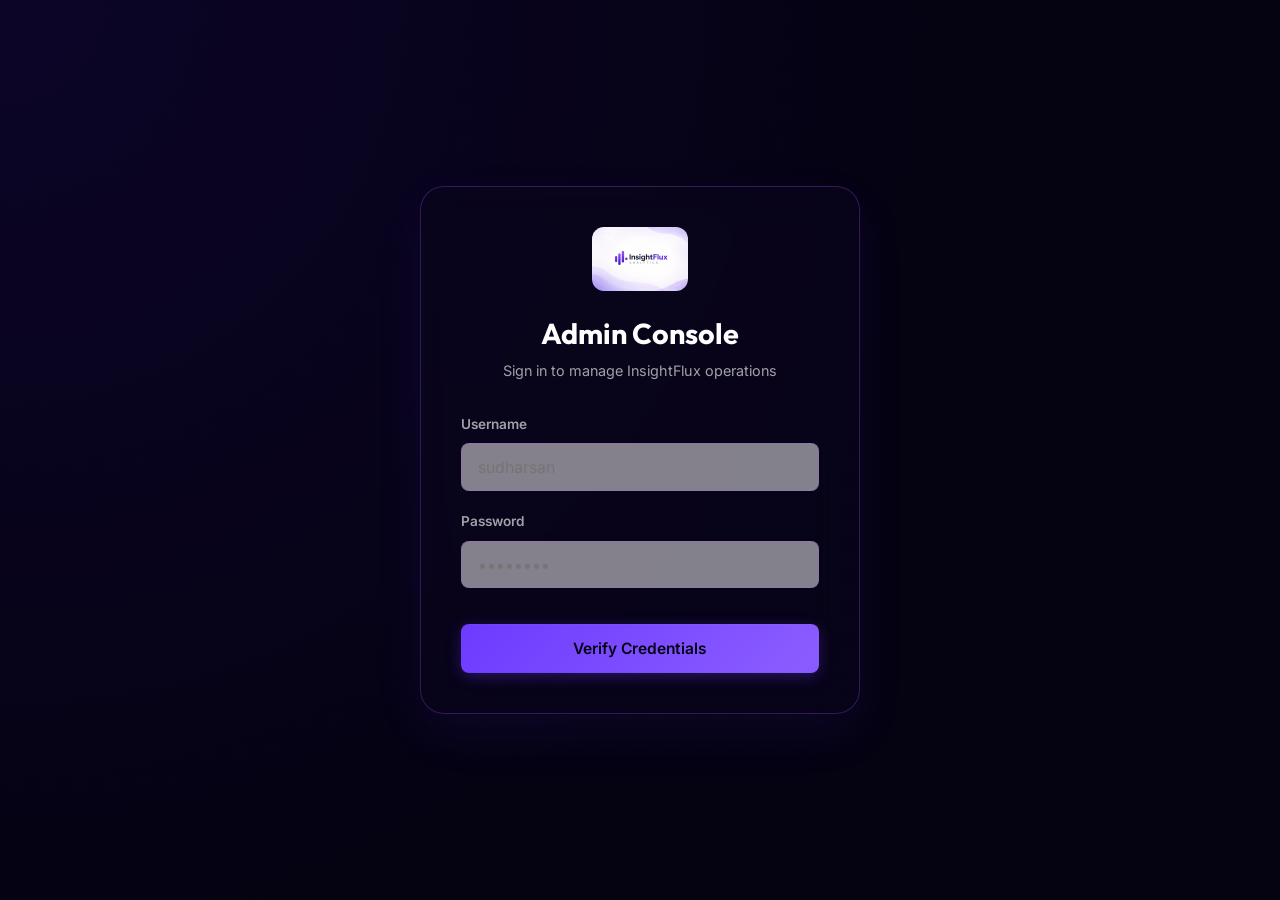
<file: admin.html>
<!DOCTYPE html>
<html lang="en">
<head>
  <meta charset="UTF-8">
  <meta name="viewport" content="width=device-width, initial-scale=1.0">
  <title>Admin Portal - InsightFlux Analytics</title>
  <link rel="stylesheet" href="css/style.css">
  <style>
    /* Admin Portal Specific CSS Overrides & Custom Glass Styles */
    .admin-body {
      font-family: 'Inter', sans-serif;
      background-color: #FFF5F9;
      background-image: linear-gradient(135deg, #FFE9F3 0%, #E8DFFF 50%, #FFFFFF 100%);
      background-attachment: fixed;
      min-height: 100vh;
      color: var(--text-dark);
      padding: 0;
      margin: 0;
    }

    [data-theme="dark"] .admin-body {
      background-color: var(--dark-navy);
      background-image: radial-gradient(circle at 10% 20%, rgba(108, 59, 255, 0.05) 0%, transparent 40%),
                        radial-gradient(circle at 90% 80%, rgba(138, 92, 255, 0.04) 0%, transparent 40%);
      color: var(--text-light);
    }

    /* Auth Card (Glass Panel) */
    .auth-container {
      display: flex;
      align-items: center;
      justify-content: center;
      min-height: 100vh;
      padding: 2rem;
    }

    .auth-card {
      width: 100%;
      max-width: 440px;
      padding: 2.5rem;
      border-radius: 24px;
      border: 1px solid var(--border-color);
      background: var(--glass-bg);
      backdrop-filter: blur(25px);
      -webkit-backdrop-filter: blur(25px);
      box-shadow: 0 20px 50px rgba(108, 59, 255, 0.08);
      text-align: center;
    }

    .auth-logo {
      height: 64px;
      width: auto;
      margin: 0 auto 1.5rem;
      border-radius: 12px;
    }

    .auth-title {
      font-size: 1.8rem;
      margin-bottom: 0.5rem;
      color: var(--deep-navy);
    }

    .auth-subtitle {
      font-size: 0.9rem;
      color: var(--text-muted);
      margin-bottom: 2rem;
    }

    .form-group-admin {
      margin-bottom: 1.25rem;
      text-align: left;
    }

    .form-group-admin label {
      display: block;
      font-size: 0.85rem;
      font-weight: 600;
      color: var(--text-muted);
      margin-bottom: 0.5rem;
    }

    .admin-input {
      width: 100%;
      padding: 0.8rem 1rem;
      border-radius: 8px;
      border: 1px solid var(--border-color);
      background: rgba(255, 255, 255, 0.5);
      color: var(--text-dark);
      transition: all 0.3s ease;
    }

    [data-theme="dark"] .admin-input {
      background: rgba(11, 15, 25, 0.5);
      color: var(--text-light);
      border-color: rgba(108, 59, 255, 0.25);
    }

    .admin-input:focus {
      outline: none;
      border-color: var(--primary-purple);
      box-shadow: 0 0 10px rgba(108, 59, 255, 0.15);
    }

    /* Dashboard Layout */
    .admin-header {
      padding: 1.5rem 2rem;
      border-bottom: 1px solid var(--border-color);
      background: var(--glass-bg);
      backdrop-filter: blur(20px);
      -webkit-backdrop-filter: blur(20px);
      display: flex;
      justify-content: space-between;
      align-items: center;
      position: sticky;
      top: 0;
      z-index: 100;
    }

    .admin-header-logo-group {
      display: flex;
      align-items: center;
      gap: 1rem;
    }

    .admin-header-logo {
      height: 40px;
      border-radius: 8px;
    }

    .admin-header-title {
      font-size: 1.4rem;
      font-weight: 700;
      color: var(--deep-navy);
      letter-spacing: -0.01em;
      margin: 0;
    }

    .admin-header-title span {
      background: linear-gradient(135deg, var(--primary-purple) 0%, var(--secondary-purple) 100%);
      -webkit-background-clip: text;
      -webkit-text-fill-color: transparent;
    }

    .admin-dashboard-container {
      max-width: 1300px;
      margin: 2.5rem auto;
      padding: 0 2rem;
    }

    /* Stats Grid */
    .admin-stats-grid {
      display: grid;
      grid-template-columns: repeat(auto-fit, minmax(280px, 1fr));
      gap: 1.5rem;
      margin-bottom: 2.5rem;
    }

    .stat-card-glass {
      padding: 1.75rem;
      border-radius: 20px;
      border: 1px solid var(--border-color);
      background: var(--glass-bg);
      backdrop-filter: blur(15px);
      -webkit-backdrop-filter: blur(15px);
      box-shadow: var(--glass-shadow);
      display: flex;
      align-items: center;
      gap: 1.25rem;
      transition: transform 0.3s ease;
    }

    .stat-card-glass:hover {
      transform: translateY(-4px);
    }

    .stat-icon-wrapper {
      width: 56px;
      height: 56px;
      border-radius: 12px;
      display: flex;
      align-items: center;
      justify-content: center;
      background: rgba(108, 59, 255, 0.1);
      color: var(--primary-purple);
    }

    .stat-info h3 {
      font-size: 0.9rem;
      color: var(--text-muted);
      margin: 0 0 0.25rem 0;
      font-weight: 500;
      text-transform: uppercase;
      letter-spacing: 0.05em;
    }

    .stat-info p {
      font-size: 2rem;
      font-weight: 800;
      color: var(--deep-navy);
      margin: 0;
      line-height: 1;
    }

    /* Controls & Tabs Container */
    .dashboard-panel-glass {
      border-radius: 24px;
      border: 1px solid var(--border-color);
      background: var(--glass-bg);
      backdrop-filter: blur(25px);
      -webkit-backdrop-filter: blur(25px);
      box-shadow: var(--glass-shadow);
      padding: 2rem;
      margin-bottom: 3rem;
    }

    .panel-controls-row {
      display: flex;
      justify-content: space-between;
      align-items: center;
      flex-wrap: wrap;
      gap: 1rem;
      margin-bottom: 2rem;
      border-bottom: 1px solid rgba(108, 59, 255, 0.1);
      padding-bottom: 1.5rem;
    }

    .admin-tabs-list {
      display: flex;
      gap: 0.5rem;
      background: rgba(108, 59, 255, 0.05);
      padding: 0.35rem;
      border-radius: 12px;
      border: 1px solid rgba(108, 59, 255, 0.08);
    }

    .admin-tab-btn {
      padding: 0.6rem 1.25rem;
      border-radius: 8px;
      border: none;
      background: transparent;
      color: var(--text-muted);
      font-weight: 600;
      font-size: 0.9rem;
      cursor: pointer;
      transition: all 0.3s ease;
    }

    .admin-tab-btn.active {
      background: #fff;
      color: var(--primary-purple);
      box-shadow: 0 4px 12px rgba(108, 59, 255, 0.1);
    }

    [data-theme="dark"] .admin-tab-btn.active {
      background: var(--deep-navy);
      color: var(--secondary-purple);
      box-shadow: 0 4px 12px rgba(0, 0, 0, 0.25);
    }

    .panel-actions-group {
      display: flex;
      align-items: center;
      gap: 0.75rem;
      flex-wrap: wrap;
    }

    .search-input-admin {
      padding: 0.55rem 1rem;
      border-radius: 8px;
      border: 1px solid var(--border-color);
      background: rgba(255, 255, 255, 0.5);
      font-size: 0.85rem;
      width: 220px;
      transition: all 0.3s ease;
    }

    .search-input-admin:focus {
      outline: none;
      width: 280px;
      border-color: var(--primary-purple);
    }

    /* Data Table / Content rendering */
    .table-responsive-admin {
      overflow-x: auto;
      border-radius: 12px;
      border: 1px solid rgba(108, 59, 255, 0.1);
    }

    .admin-table {
      width: 100%;
      border-collapse: collapse;
      text-align: left;
      font-size: 0.9rem;
    }

    .admin-table th {
      background: rgba(108, 59, 255, 0.05);
      color: var(--deep-navy);
      font-weight: 600;
      padding: 1rem 1.25rem;
      border-bottom: 2px solid rgba(108, 59, 255, 0.1);
      font-size: 0.85rem;
      text-transform: uppercase;
      letter-spacing: 0.05em;
    }

    .admin-table td {
      padding: 1rem 1.25rem;
      border-bottom: 1px solid rgba(108, 59, 255, 0.08);
      color: var(--text-dark);
      vertical-align: top;
      line-height: 1.5;
    }

    [data-theme="dark"] .admin-table td {
      color: var(--text-light);
    }

    .admin-table tr:hover td {
      background: rgba(108, 59, 255, 0.02);
    }

    .action-btn-admin {
      background: rgba(239, 68, 68, 0.08);
      border: 1px solid rgba(239, 68, 68, 0.2);
      color: #EF4444;
      padding: 0.35rem 0.65rem;
      border-radius: 6px;
      cursor: pointer;
      font-size: 0.8rem;
      font-weight: 600;
      transition: all 0.2s ease;
    }

    .action-btn-admin:hover {
      background: #EF4444;
      color: #fff;
      border-color: #EF4444;
      box-shadow: 0 4px 12px rgba(239, 68, 68, 0.2);
    }

    .btn-outline-admin {
      background: transparent;
      border: 1px solid var(--border-color);
      color: var(--primary-purple);
      padding: 0.5rem 1rem;
      border-radius: 8px;
      font-weight: 600;
      font-size: 0.85rem;
      cursor: pointer;
      transition: all 0.3s ease;
      display: inline-flex;
      align-items: center;
      gap: 0.4rem;
    }

    .btn-outline-admin:hover {
      background: var(--primary-purple);
      color: #fff;
      border-color: var(--primary-purple);
    }

    .empty-state-box {
      text-align: center;
      padding: 4rem 2rem;
      color: var(--text-muted);
    }

    .empty-state-box svg {
      color: var(--primary-purple);
      opacity: 0.4;
      margin-bottom: 1rem;
    }

    /* Modal dialog overrides for theme toggles */
    [data-theme="dark"] .admin-header {
      background: rgba(11, 15, 25, 0.85);
      border-color: rgba(108, 59, 255, 0.2);
    }

    [data-theme="dark"] .admin-header-title {
      color: var(--white);
    }

    [data-theme="dark"] .dashboard-panel-glass {
      background: rgba(17, 24, 39, 0.65);
      border-color: rgba(108, 59, 255, 0.2);
    }

    /* Responsive adjustments for Admin Portal */
    @media (max-width: 768px) {
      .admin-header {
        padding: 1rem 1.25rem;
        flex-direction: column;
        gap: 1rem;
        align-items: flex-start;
      }
      .admin-header-logo-group {
        width: 100%;
        justify-content: flex-start;
      }
      .admin-dashboard-container {
        padding: 0 1.25rem;
        margin: 1.5rem auto;
      }
      .dashboard-panel-glass {
        padding: 1.25rem;
      }
      .panel-controls-row {
        flex-direction: column;
        align-items: flex-start;
        gap: 1.25rem;
        padding-bottom: 1.25rem;
      }
      .admin-tabs-list {
        flex-direction: column;
        width: 100%;
        gap: 0.35rem;
        padding: 0.5rem;
      }
      .admin-tab-btn {
        width: 100%;
        text-align: left;
        padding: 0.5rem 1rem;
      }
      .panel-actions-group {
        width: 100%;
        flex-direction: column;
        align-items: stretch;
      }
      .search-input-admin {
        width: 100% !important;
        max-width: 100%;
      }
      .btn-outline-admin {
        width: 100%;
        justify-content: center;
      }
      .auth-container {
        padding: 1rem;
      }
      .auth-card {
        padding: 1.75rem 1.25rem;
      }
      .modal-container {
        width: 95%;
        margin: 0 auto;
      }
      .modal-body {
        padding: 1.5rem 1rem;
      }
    }
  </style>
</head>
<body class="admin-body">

  <div class="dot-grid-bg"></div>

  <!-- Authentication Login Screen -->
  <div id="admin-login-screen" class="auth-container">
    <div class="auth-card">
      <img src="assets/logo.jpeg" alt="InsightFlux Logo" class="auth-logo">
      <h1 class="auth-title">Admin Console</h1>
      <p class="auth-subtitle">Sign in to manage InsightFlux operations</p>
      
      <div id="login-error-msg" style="color: #ef4444; font-size: 0.85rem; margin-bottom: 1rem; font-weight: 600; display: none;">
        Invalid username or password!
      </div>

      <form id="admin-login-form">
        <div class="form-group-admin">
          <label for="admin-username">Username</label>
          <input type="text" id="admin-username" class="admin-input" placeholder="sudharsan" required autocomplete="username">
        </div>
        
        <div class="form-group-admin">
          <label for="admin-password">Password</label>
          <input type="password" id="admin-password" class="admin-input" placeholder="••••••••" required autocomplete="current-password">
        </div>

        <button type="submit" class="btn btn-primary" style="width: 100%; margin-top: 1rem;">Verify Credentials</button>
      </form>
    </div>
  </div>

  <!-- Dashboard Panel Screen -->
  <div id="admin-dashboard-screen" style="display: none;">
    <!-- Admin Header -->
    <header class="admin-header">
      <div class="admin-header-logo-group">
        <a href="index.html">
          <img src="assets/logo.jpeg" alt="InsightFlux Logo" class="admin-header-logo">
        </a>
        <h2 class="admin-header-title">InsightFlux <span>Admin Portal</span></h2>
      </div>

      <div style="display: flex; align-items: center; gap: 1rem;">
        <!-- Theme Toggle -->
        <button class="theme-toggle-btn" aria-label="Toggle theme" id="theme-toggle" style="background: transparent; border: none; cursor: pointer;">
          <svg class="sun-icon" xmlns="http://www.w3.org/2000/svg" width="20" height="20" viewBox="0 0 24 24" fill="none" stroke="currentColor" stroke-width="2" stroke-linecap="round" stroke-linejoin="round"><circle cx="12" cy="12" r="5"></circle><line x1="12" y1="1" x2="12" y2="3"></line><line x1="12" y1="21" x2="12" y2="23"></line><line x1="4.22" y1="4.22" x2="5.64" y2="5.64"></line><line x1="18.36" y1="18.36" x2="19.78" y2="19.78"></line><line x1="1" y1="12" x2="3" y2="12"></line><line x1="21" y1="12" x2="23" y2="12"></line><line x1="4.22" y1="19.78" x2="5.64" y2="18.36"></line><line x1="18.36" y1="5.64" x2="19.78" y2="4.22"></line></svg>
          <svg class="moon-icon" xmlns="http://www.w3.org/2000/svg" width="20" height="20" viewBox="0 0 24 24" fill="none" stroke="currentColor" stroke-width="2" stroke-linecap="round" stroke-linejoin="round"><path d="M21 12.79A9 9 0 1 1 11.21 3 7 7 0 0 0 21 12.79z"></path></svg>
        </button>

        <button id="admin-logout-btn" class="btn-outline-admin">
          <svg xmlns="http://www.w3.org/2000/svg" width="16" height="16" viewBox="0 0 24 24" fill="none" stroke="currentColor" stroke-width="2" stroke-linecap="round" stroke-linejoin="round"><path d="M9 21H5a2 2 0 0 1-2-2V5a2 2 0 0 1 2-2h4M16 17l5-5-5-5M21 12H9"/></svg>
          Logout
        </button>
      </div>
    </header>

    <main class="admin-dashboard-container">
      <!-- Stats Cards -->
      <section class="admin-stats-grid">
        <!-- Stat 1 -->
        <div class="stat-card-glass">
          <div class="stat-icon-wrapper" style="background: rgba(108, 59, 255, 0.1); color: var(--primary-purple);">
            <svg xmlns="http://www.w3.org/2000/svg" width="24" height="24" viewBox="0 0 24 24" fill="none" stroke="currentColor" stroke-width="2" stroke-linecap="round" stroke-linejoin="round"><path d="M22 10v6M2 10l10-5 10 5-10 5z"/><path d="M6 12v5c0 2 2 3 6 3s6-1 6-3v-5"/></svg>
          </div>
          <div class="stat-info">
            <h3>Workshop Registrations</h3>
            <p id="stat-count-registrations">0</p>
          </div>
        </div>
        
        <!-- Stat 2 -->
        <div class="stat-card-glass">
          <div class="stat-icon-wrapper" style="background: rgba(14, 165, 233, 0.1); color: #0EA5E9;">
            <svg xmlns="http://www.w3.org/2000/svg" width="24" height="24" viewBox="0 0 24 24" fill="none" stroke="currentColor" stroke-width="2" stroke-linecap="round" stroke-linejoin="round"><path d="M4 4h16c1.1 0 2 .9 2 2v12c0 1.1-.9 2-2 2H4c-1.1 0-2-.9-2-2V6c0-1.1.9-2 2-2z"></path><polyline points="22,6 12,13 2,6"></polyline></svg>
          </div>
          <div class="stat-info">
            <h3>Contact Inquiries</h3>
            <p id="stat-count-contacts">0</p>
          </div>
        </div>
        
        <!-- Stat 3 -->
        <div class="stat-card-glass">
          <div class="stat-icon-wrapper" style="background: rgba(5, 150, 105, 0.1); color: #059669;">
            <svg xmlns="http://www.w3.org/2000/svg" width="24" height="24" viewBox="0 0 24 24" fill="none" stroke="currentColor" stroke-width="2" stroke-linecap="round" stroke-linejoin="round"><rect x="2" y="7" width="20" height="14" rx="2" ry="2"></rect><path d="M16 21V5a2 2 0 0 0-2-2h-4a2 2 0 0 0-2 2v16"></path></svg>
          </div>
          <div class="stat-info">
            <h3>Job Applications</h3>
            <p id="stat-count-applications">0</p>
          </div>
        </div>
      </section>

      <!-- Main Panel -->
      <section class="dashboard-panel-glass">
        <!-- Controls & Tab Nav -->
        <div class="panel-controls-row">
          <div class="admin-tabs-list">
            <button class="admin-tab-btn active" data-tab="registrations">Workshop Registrations</button>
            <button class="admin-tab-btn" data-tab="contacts">Contact Inquiries</button>
            <button class="admin-tab-btn" data-tab="applications">Job Applications</button>
          </div>

          <div class="panel-actions-group">
            <input type="text" id="admin-search-box" class="search-input-admin" placeholder="Search entries...">
            <button id="admin-clear-btn" class="btn-outline-admin" style="border-color: rgba(239, 68, 68, 0.3); color: #EF4444;" title="Clear all data">
              <svg xmlns="http://www.w3.org/2000/svg" width="14" height="14" viewBox="0 0 24 24" fill="none" stroke="currentColor" stroke-width="2" stroke-linecap="round" stroke-linejoin="round"><path d="M3 6h18m-2 0v14c0 1-1 2-2 2H7c-1 0-2-1-2-2V6m3 0V4c0-1 1-2 2-2h4c1 0 2 1 2 2v2"/></svg>
              Clear Tab Entries
            </button>
          </div>
        </div>

        <!-- Rendered Tables -->
        <div id="tab-content-registrations" class="tab-panel-admin">
          <div class="table-responsive-admin">
            <table class="admin-table">
              <thead>
                <tr>
                  <th>Date</th>
                  <th>Student Name</th>
                  <th>Email Address</th>
                  <th>WhatsApp Number</th>
                  <th>Institution/Company</th>
                  <th>Workshop Name</th>
                  <th style="text-align: center;">Action</th>
                </tr>
              </thead>
              <tbody id="registrations-table-body">
                <!-- Injected by JavaScript -->
              </tbody>
            </table>
          </div>
        </div>

        <div id="tab-content-contacts" class="tab-panel-admin" style="display: none;">
          <div class="table-responsive-admin">
            <table class="admin-table">
              <thead>
                <tr>
                  <th>Date</th>
                  <th>Sender</th>
                  <th>Corporate Email</th>
                  <th>Phone</th>
                  <th>Company</th>
                  <th>Channel</th>
                  <th style="width: 30%;">Project Brief</th>
                  <th style="text-align: center;">Action</th>
                </tr>
              </thead>
              <tbody id="contacts-table-body">
                <!-- Injected by JavaScript -->
              </tbody>
            </table>
          </div>
        </div>

        <div id="tab-content-applications" class="tab-panel-admin" style="display: none;">
          <div class="table-responsive-admin">
            <table class="admin-table">
              <thead>
                <tr>
                  <th>Date</th>
                  <th>Candidate</th>
                  <th>Applied Role</th>
                  <th>Email</th>
                  <th>Phone</th>
                  <th>LinkedIn/Portfolio</th>
                  <th style="width: 25%;">Motivation</th>
                  <th style="text-align: center;">Action</th>
                </tr>
              </thead>
              <tbody id="applications-table-body">
                <!-- Injected by JavaScript -->
              </tbody>
            </table>
          </div>
        </div>

      </section>
    </main>
  </div>

  <script>
    // --- DOM Elements ---
    const loginScreen = document.getElementById('admin-login-screen');
    const dashboardScreen = document.getElementById('admin-dashboard-screen');
    const loginForm = document.getElementById('admin-login-form');
    const loginError = document.getElementById('login-error-msg');
    const logoutBtn = document.getElementById('admin-logout-btn');
    const clearBtn = document.getElementById('admin-clear-btn');
    const searchBox = document.getElementById('admin-search-box');
    const themeToggle = document.getElementById('theme-toggle');

    // --- Page State Initialization ---
    let currentActiveTab = "registrations";
    let filterQuery = "";

    // --- Authentication Logic ---
    function checkAuthState() {
      const isLoggedIn = sessionStorage.getItem('admin_logged_in') === 'true';
      if (isLoggedIn) {
        loginScreen.style.display = 'none';
        dashboardScreen.style.display = 'block';
        document.body.classList.add('admin-panel-active');
        initializeDatabase();
        renderDashboard();
      } else {
        loginScreen.style.display = 'flex';
        dashboardScreen.style.display = 'none';
        document.body.classList.remove('admin-panel-active');
      }
    }

    loginForm.addEventListener('submit', (e) => {
      e.preventDefault();
      const userVal = document.getElementById('admin-username').value.trim();
      const passVal = document.getElementById('admin-password').value;

      if (userVal === "sudharsan" && passVal === "Su@12345") {
        sessionStorage.setItem('admin_logged_in', 'true');
        loginError.style.display = 'none';
        loginForm.reset();
        checkAuthState();
      } else {
        loginError.style.display = 'block';
        loginError.textContent = "Invalid username or password!";
      }
    });

    logoutBtn.addEventListener('click', () => {
      sessionStorage.removeItem('admin_logged_in');
      checkAuthState();
    });

    // --- LocalStorage DB Initialization ---
    function initializeDatabase() {
      if (!localStorage.getItem('insightflux_db_init_v2')) {
        localStorage.setItem('insightflux_workshop_registrations', JSON.stringify([]));
        localStorage.setItem('insightflux_contacts', JSON.stringify([]));
        localStorage.setItem('insightflux_applications', JSON.stringify([]));
        localStorage.setItem('insightflux_db_init_v2', 'true');
      }
    }

    clearBtn.addEventListener('click', () => {
      if (confirm(`Are you sure you want to permanently clear ALL entries in the current tab (${currentActiveTab})? This cannot be undone.`)) {
        localStorage.setItem(`insightflux_${currentActiveTab}`, JSON.stringify([]));
        renderDashboard();
      }
    });

    // --- Tab Highlighting Logic ---
    const tabButtons = document.querySelectorAll('.admin-tab-btn');
    tabButtons.forEach(btn => {
      btn.addEventListener('click', () => {
        tabButtons.forEach(b => b.classList.remove('active'));
        btn.classList.add('active');
        
        currentActiveTab = btn.getAttribute('data-tab');
        
        // Toggle panel display
        document.querySelectorAll('.tab-panel-admin').forEach(panel => panel.style.display = 'none');
        document.getElementById(`tab-content-${currentActiveTab}`).style.display = 'block';
        
        renderActiveTable();
      });
    });

    // --- Search Filtering ---
    searchBox.addEventListener('input', (e) => {
      filterQuery = e.target.value.trim().toLowerCase();
      renderActiveTable();
    });

    // --- Table Rendering Functions ---
    function renderDashboard() {
      // Calculate Stats
      const regs = JSON.parse(localStorage.getItem('insightflux_workshop_registrations') || '[]');
      const contacts = JSON.parse(localStorage.getItem('insightflux_contacts') || '[]');
      const apps = JSON.parse(localStorage.getItem('insightflux_applications') || '[]');

      document.getElementById('stat-count-registrations').textContent = regs.length;
      document.getElementById('stat-count-contacts').textContent = contacts.length;
      document.getElementById('stat-count-applications').textContent = apps.length;

      renderActiveTable();
    }

    function renderActiveTable() {
      const query = filterQuery;
      
      if (currentActiveTab === "registrations") {
        const regs = JSON.parse(localStorage.getItem('insightflux_workshop_registrations') || '[]');
        const filtered = regs.filter(r => 
          r.name.toLowerCase().includes(query) || 
          r.email.toLowerCase().includes(query) || 
          r.phone.toLowerCase().includes(query) || 
          r.company.toLowerCase().includes(query) || 
          r.eventName.toLowerCase().includes(query)
        );
        
        const tbody = document.getElementById('registrations-table-body');
        tbody.innerHTML = '';
        
        if (filtered.length === 0) {
          tbody.innerHTML = `<tr><td colspan="7" class="empty-state-box">
            <svg xmlns="http://www.w3.org/2000/svg" width="48" height="48" viewBox="0 0 24 24" fill="none" stroke="currentColor" stroke-width="2" stroke-linecap="round" stroke-linejoin="round"><circle cx="12" cy="12" r="10"/><line x1="8" y1="12" x2="16" y2="12"/></svg>
            <p>No matching workshop registrations found.</p>
          </td></tr>`;
          return;
        }

        filtered.forEach(item => {
          tbody.innerHTML += `
            <tr>
              <td><strong>${item.date}</strong></td>
              <td>${escapeHtml(item.name)}</td>
              <td><a href="mailto:${escapeHtml(item.email)}" style="color: var(--primary-purple);">${escapeHtml(item.email)}</a></td>
              <td>${escapeHtml(item.whatsapp || item.phone || 'N/A')}</td>
              <td>${escapeHtml(item.company)}</td>
              <td><span style="background: rgba(108, 59, 255, 0.08); padding: 0.25rem 0.5rem; border-radius: 4px; color: var(--primary-purple); font-size: 0.8rem; font-weight: 600;">${escapeHtml(item.eventName)}</span></td>
              <td style="text-align: center;"><button class="action-btn-admin" onclick="deleteRecord('registrations', ${item.id})">Delete</button></td>
            </tr>
          `;
        });

      } else if (currentActiveTab === "contacts") {
        const contacts = JSON.parse(localStorage.getItem('insightflux_contacts') || '[]');
        const filtered = contacts.filter(c => 
          c.name.toLowerCase().includes(query) || 
          c.email.toLowerCase().includes(query) || 
          c.phone.toLowerCase().includes(query) || 
          c.company.toLowerCase().includes(query) || 
          c.service.toLowerCase().includes(query) || 
          c.message.toLowerCase().includes(query)
        );
        
        const tbody = document.getElementById('contacts-table-body');
        tbody.innerHTML = '';

        if (filtered.length === 0) {
          tbody.innerHTML = `<tr><td colspan="8" class="empty-state-box">
            <svg xmlns="http://www.w3.org/2000/svg" width="48" height="48" viewBox="0 0 24 24" fill="none" stroke="currentColor" stroke-width="2" stroke-linecap="round" stroke-linejoin="round"><circle cx="12" cy="12" r="10"/><line x1="8" y1="12" x2="16" y2="12"/></svg>
            <p>No matching contact inquiries found.</p>
          </td></tr>`;
          return;
        }

        filtered.forEach(item => {
          tbody.innerHTML += `
            <tr>
              <td><strong>${item.date}</strong></td>
              <td><strong>${escapeHtml(item.name)}</strong></td>
              <td><a href="mailto:${escapeHtml(item.email)}" style="color: var(--primary-purple);">${escapeHtml(item.email)}</a></td>
              <td>${escapeHtml(item.phone)}</td>
              <td>${escapeHtml(item.company)}</td>
              <td><span style="background: rgba(14, 165, 233, 0.08); padding: 0.25rem 0.5rem; border-radius: 4px; color: #0EA5E9; font-size: 0.8rem; font-weight: 600;">${escapeHtml(item.service)}</span></td>
              <td><p style="margin:0; font-size:0.85rem; max-height:120px; overflow-y:auto; white-space:pre-wrap;">${escapeHtml(item.message)}</p></td>
              <td style="text-align: center;"><button class="action-btn-admin" onclick="deleteRecord('contacts', ${item.id})">Delete</button></td>
            </tr>
          `;
        });

      } else if (currentActiveTab === "applications") {
        const apps = JSON.parse(localStorage.getItem('insightflux_applications') || '[]');
        const filtered = apps.filter(a => 
          a.name.toLowerCase().includes(query) || 
          a.role.toLowerCase().includes(query) || 
          a.email.toLowerCase().includes(query) || 
          a.phone.toLowerCase().includes(query) || 
          a.portfolio.toLowerCase().includes(query) || 
          a.message.toLowerCase().includes(query)
        );
        
        const tbody = document.getElementById('applications-table-body');
        tbody.innerHTML = '';

        if (filtered.length === 0) {
          tbody.innerHTML = `<tr><td colspan="8" class="empty-state-box">
            <svg xmlns="http://www.w3.org/2000/svg" width="48" height="48" viewBox="0 0 24 24" fill="none" stroke="currentColor" stroke-width="2" stroke-linecap="round" stroke-linejoin="round"><circle cx="12" cy="12" r="10"/><line x1="8" y1="12" x2="16" y2="12"/></svg>
            <p>No matching job applications found.</p>
          </td></tr>`;
          return;
        }

        filtered.forEach(item => {
          tbody.innerHTML += `
            <tr>
              <td><strong>${item.date}</strong></td>
              <td><strong>${escapeHtml(item.name)}</strong></td>
              <td><span style="background: rgba(5, 150, 105, 0.08); padding: 0.25rem 0.5rem; border-radius: 4px; color: #059669; font-size: 0.8rem; font-weight: 600;">${escapeHtml(item.role)}</span></td>
              <td><a href="mailto:${escapeHtml(item.email)}" style="color: var(--primary-purple);">${escapeHtml(item.email)}</a></td>
              <td>${escapeHtml(item.phone)}</td>
              <td><a href="${escapeHtml(item.portfolio)}" target="_blank" rel="noopener" style="color: var(--primary-purple); text-decoration:underline; font-size:0.85rem;">View Profile</a></td>
              <td><p style="margin:0; font-size:0.85rem; max-height:120px; overflow-y:auto; white-space:pre-wrap;">${escapeHtml(item.message)}</p></td>
              <td style="text-align: center;"><button class="action-btn-admin" onclick="deleteRecord('applications', ${item.id})">Delete</button></td>
            </tr>
          `;
        });
      }
    }

    // --- Delete Record Handler ---
    window.deleteRecord = function(dbKey, id) {
      if (confirm("Are you sure you want to delete this entry?")) {
        const fullKey = `insightflux_${dbKey}`;
        const items = JSON.parse(localStorage.getItem(fullKey) || '[]');
        const updated = items.filter(item => item.id !== id);
        localStorage.setItem(fullKey, JSON.stringify(updated));
        renderDashboard();
      }
    };

    // --- Helper Utils ---
    function escapeHtml(text) {
      if (!text) return '';
      return text
        .toString()
        .replace(/&/g, "&amp;")
        .replace(/</g, "&lt;")
        .replace(/>/g, "&gt;")
        .replace(/"/g, "&quot;")
        .replace(/'/g, "&#039;");
    }

    // --- Theme Control ---
    function applySavedTheme() {
      const currentTheme = localStorage.getItem('theme') || 'dark';
      if (currentTheme === 'dark') {
        document.body.classList.add('dark-theme');
      } else {
        document.body.classList.remove('dark-theme');
      }
    }

    themeToggle.addEventListener('click', () => {
      document.body.classList.toggle('dark-theme');
      const isDark = document.body.classList.contains('dark-theme');
      localStorage.setItem('theme', isDark ? 'dark' : 'light');
    });

    // Run theme check immediately
    applySavedTheme();
    
    // Check login state
    checkAuthState();
  </script>
</body>
</html>
</file>
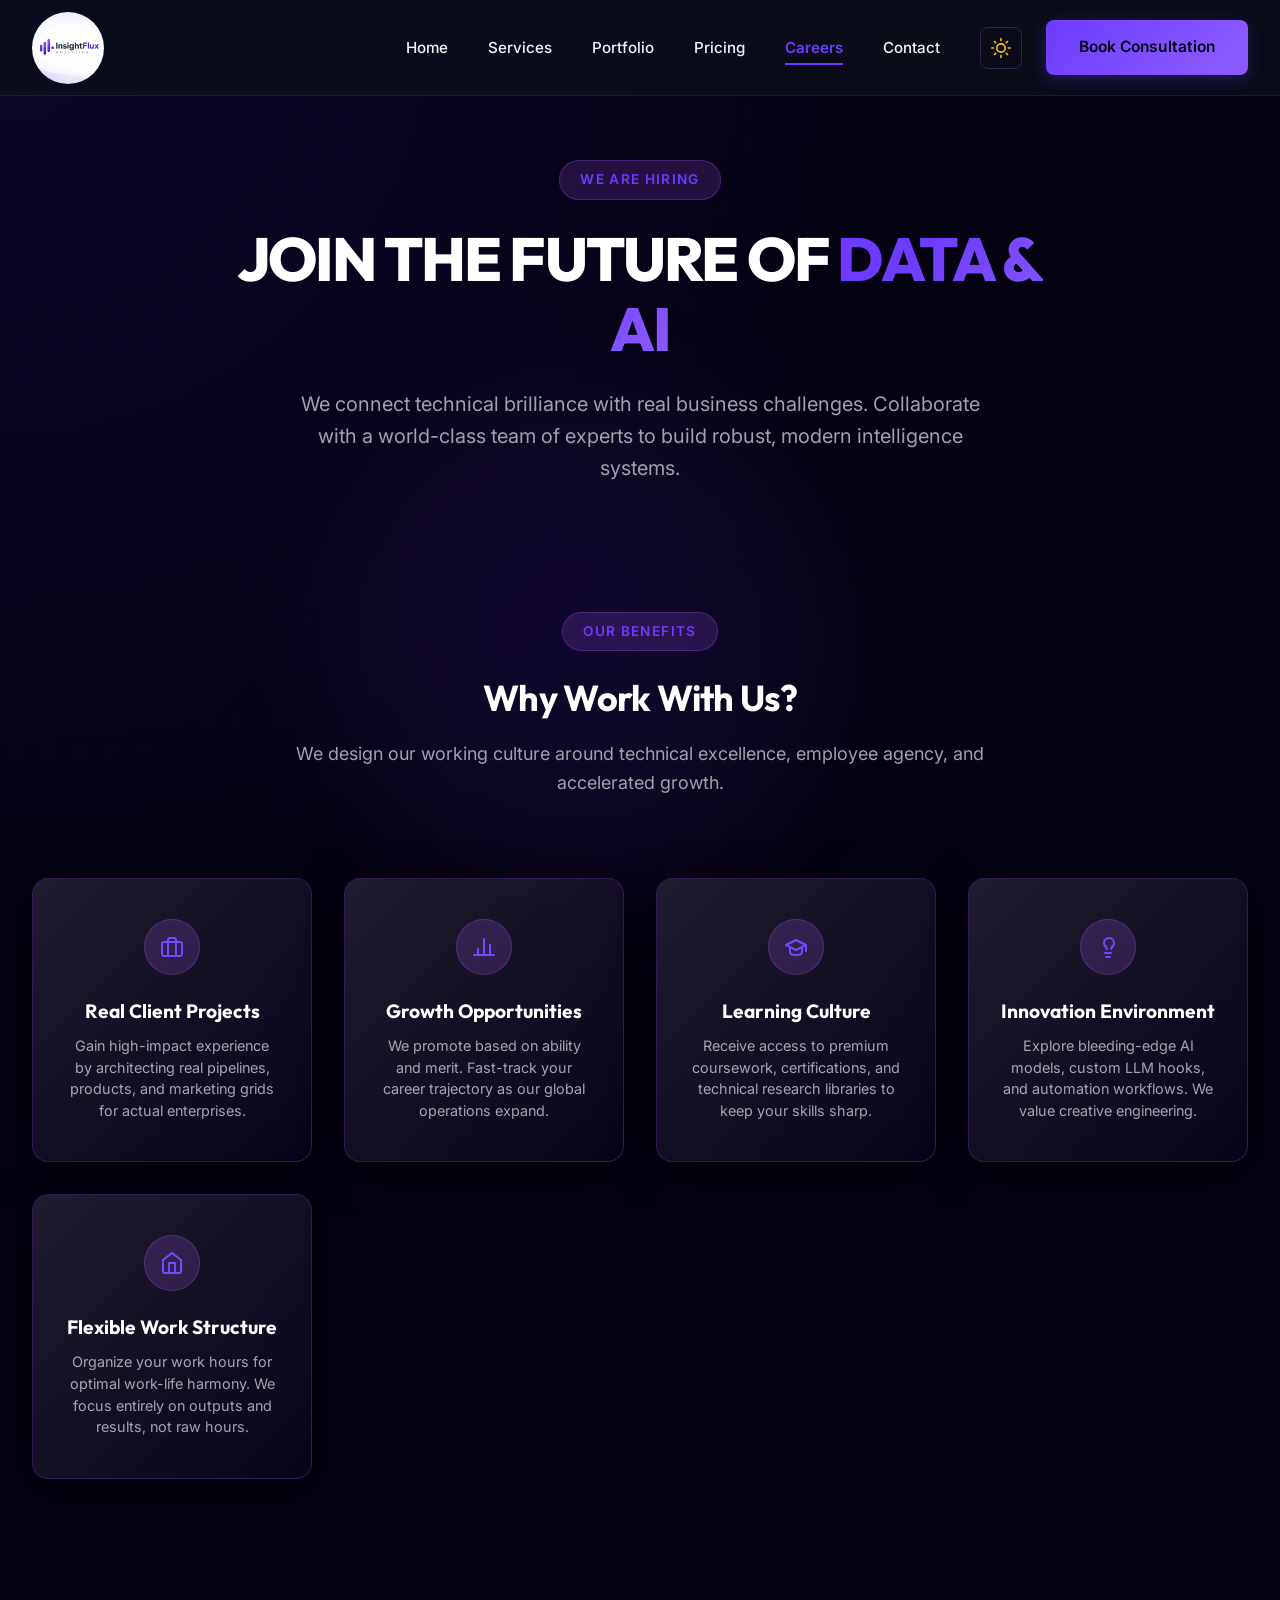
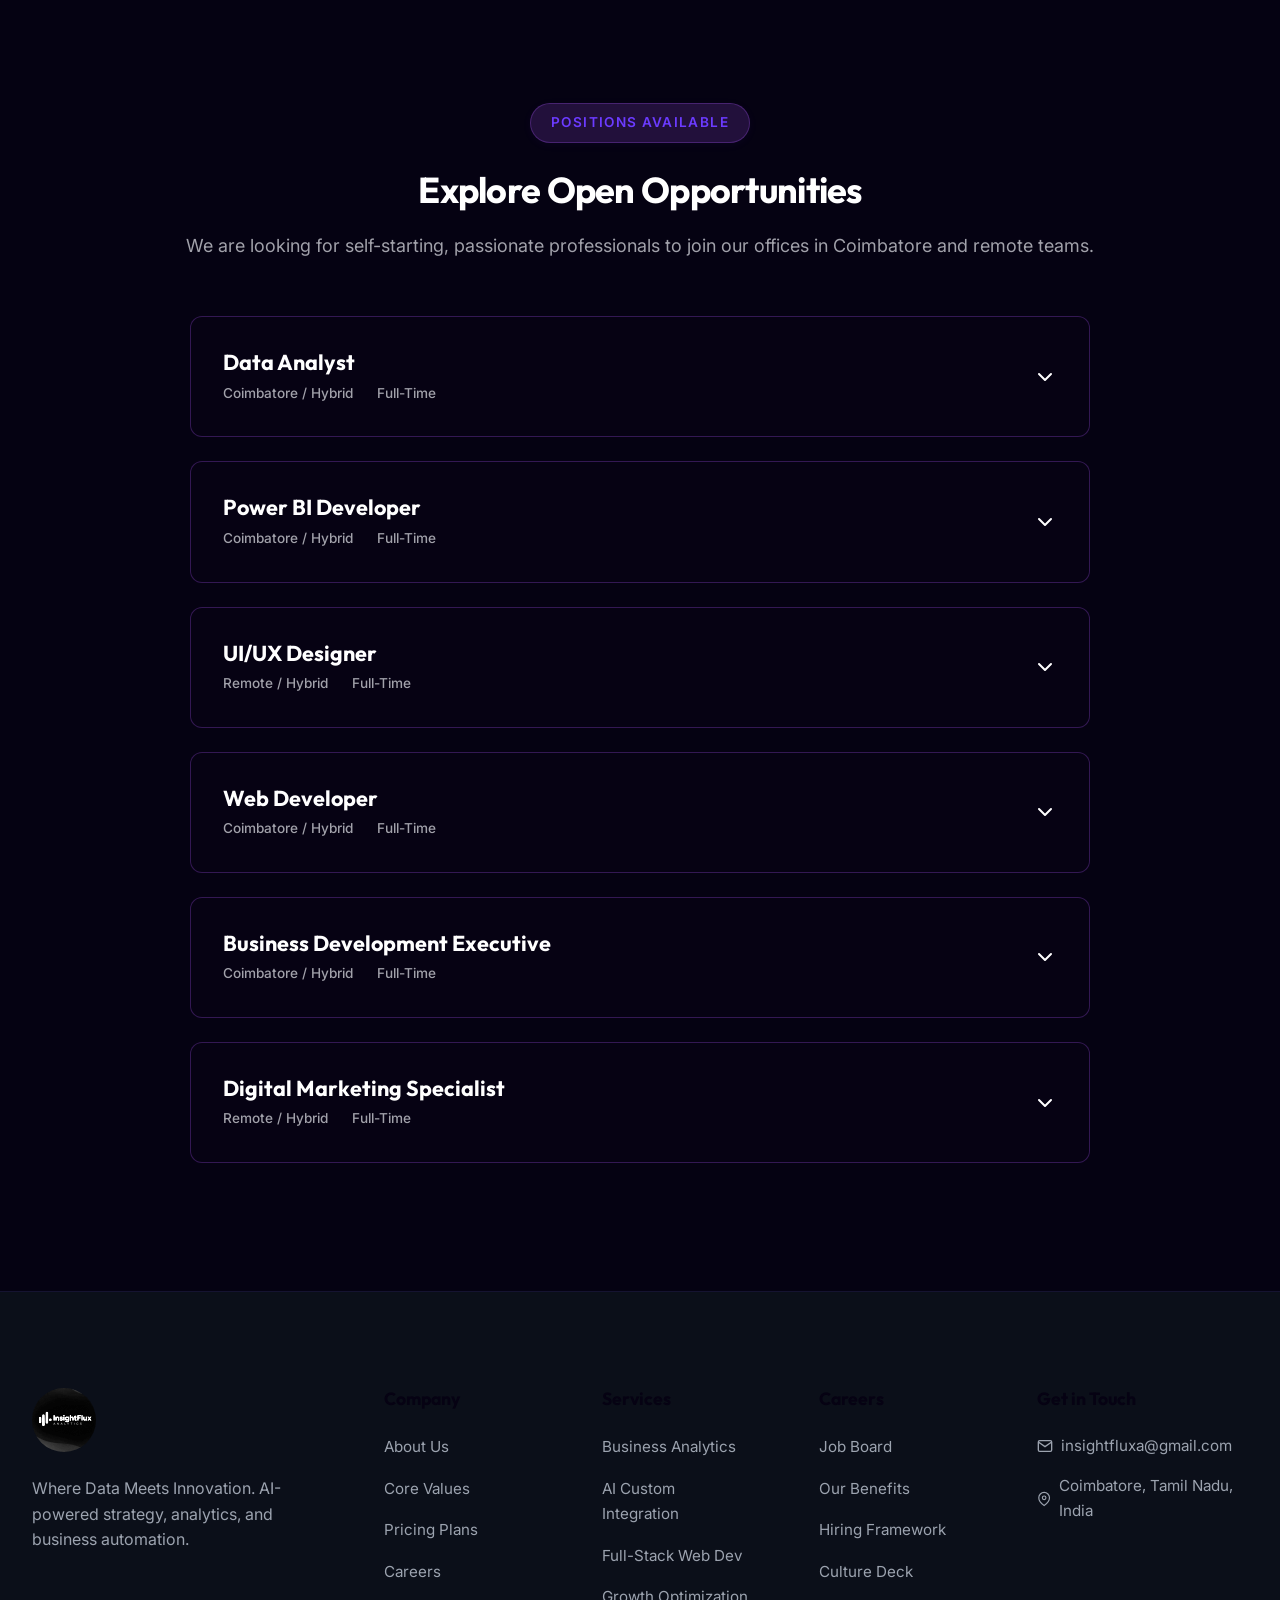
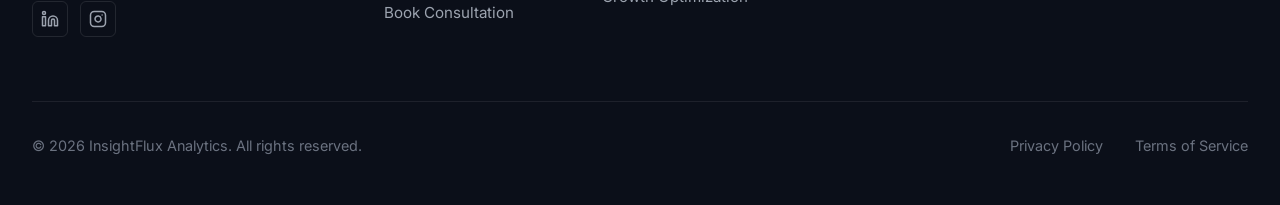
<file: careers.html>
<!DOCTYPE html>
<html lang="en">
<head>
  <meta charset="UTF-8">
  <meta name="viewport" content="width=device-width, initial-scale=1.0">
  <title>Careers - Join the Future of Data & AI | InsightFlux Analytics</title>
  <meta name="description" content="Build your career at InsightFlux Analytics. Work on real client projects, scale your analytics and engineering skills, and grow in an innovation-led environment.">
  <link rel="stylesheet" href="css/style.css">
</head>
<body>

  <div class="dot-grid-bg"></div>
  <div class="hero-glow-container">
    <div class="hero-glow"></div>
  </div>

  <!-- Header -->
  <header class="header" id="site-header">
    <div class="header-container">
      <a href="index.html" class="logo">
        <img src="assets/logo.jpeg" alt="InsightFlux Analytics Logo">
      </a>
      <nav class="nav">
        <ul class="nav-menu">
          <li><a href="index.html" class="nav-link">Home</a></li>
          <li><a href="index.html#services" class="nav-link">Services</a></li>
          <li><a href="index.html#portfolio" class="nav-link">Portfolio</a></li>
          <li><a href="index.html#pricing" class="nav-link">Pricing</a></li>
          <li><a href="careers.html" class="nav-link active">Careers</a></li>
          <li><a href="contact.html" class="nav-link">Contact</a></li>
        </ul>
      </nav>
      <div class="header-actions">
        <button class="theme-toggle-btn" aria-label="Toggle theme" id="theme-toggle">
          <!-- Sun Icon (visible in dark mode) -->
          <svg class="sun-icon" xmlns="http://www.w3.org/2000/svg" width="20" height="20" viewBox="0 0 24 24" fill="none" stroke="currentColor" stroke-width="2" stroke-linecap="round" stroke-linejoin="round"><circle cx="12" cy="12" r="5"></circle><line x1="12" y1="1" x2="12" y2="3"></line><line x1="12" y1="21" x2="12" y2="23"></line><line x1="4.22" y1="4.22" x2="5.64" y2="5.64"></line><line x1="18.36" y1="18.36" x2="19.78" y2="19.78"></line><line x1="1" y1="12" x2="3" y2="12"></line><line x1="21" y1="12" x2="23" y2="12"></line><line x1="4.22" y1="19.78" x2="5.64" y2="18.36"></line><line x1="18.36" y1="5.64" x2="19.78" y2="4.22"></line></svg>
          <!-- Moon Icon (visible in light mode) -->
          <svg class="moon-icon" xmlns="http://www.w3.org/2000/svg" width="20" height="20" viewBox="0 0 24 24" fill="none" stroke="currentColor" stroke-width="2" stroke-linecap="round" stroke-linejoin="round"><path d="M21 12.79A9 9 0 1 1 11.21 3 7 7 0 0 0 21 12.79z"></path></svg>
        </button>
        <div class="nav-cta">
          <a href="contact.html" class="btn btn-primary">
            <span class="cta-text-desktop">Book Consultation</span>
            <span class="cta-text-mobile">Book Call</span>
          </a>
        </div>
      </div>
      <button class="hamburger" aria-label="Toggle navigation">
        <span></span>
        <span></span>
        <span></span>
      </button>
    </div>
  </header>

  <!-- Careers Hero Section -->
  <section class="section" style="padding-top: calc(var(--header-height) + 4rem); padding-bottom: 4rem; text-align: center;">
    <div class="container" style="max-width: 900px;">
      <span class="section-badge reveal">We are Hiring</span>
      <h1 class="page-hero-title reveal delay-1">
        JOIN THE FUTURE OF
        <span style="background: linear-gradient(135deg, var(--primary-purple) 30%, var(--secondary-purple) 100%); -webkit-background-clip: text; -webkit-text-fill-color: transparent;">DATA & AI</span>
      </h1>
      <p class="section-subtitle reveal delay-2" style="font-size: 1.25rem; max-width: 700px; margin: 0 auto;">
        We connect technical brilliance with real business challenges. Collaborate with a world-class team of experts to build robust, modern intelligence systems.
      </p>
    </div>
  </section>

  <!-- Benefits Section -->
  <section class="section" id="benefits" style="padding: 4rem 0;">
    <div class="container">
      <div class="section-header reveal">
        <span class="section-badge">Our Benefits</span>
        <h2 class="section-title" style="font-size: 2.25rem;">Why Work With Us?</h2>
        <p class="section-subtitle">We design our working culture around technical excellence, employee agency, and accelerated growth.</p>
      </div>

      <div class="benefits-grid">
        <!-- Benefit 1 -->
        <div class="glass-card benefit-card reveal">
          <div class="benefit-icon">
            <svg xmlns="http://www.w3.org/2000/svg" width="24" height="24" viewBox="0 0 24 24" fill="none" stroke="currentColor" stroke-width="2" stroke-linecap="round" stroke-linejoin="round"><rect x="2" y="7" width="20" height="14" rx="2" ry="2"></rect><path d="M16 21V5a2 2 0 0 0-2-2h-4a2 2 0 0 0-2 2v16"></path></svg>
          </div>
          <h3>Real Client Projects</h3>
          <p>Gain high-impact experience by architecting real pipelines, products, and marketing grids for actual enterprises.</p>
        </div>
        <!-- Benefit 2 -->
        <div class="glass-card benefit-card reveal delay-1">
          <div class="benefit-icon">
            <svg xmlns="http://www.w3.org/2000/svg" width="24" height="24" viewBox="0 0 24 24" fill="none" stroke="currentColor" stroke-width="2" stroke-linecap="round" stroke-linejoin="round"><line x1="18" y1="20" x2="18" y2="10"></line><line x1="12" y1="20" x2="12" y2="4"></line><line x1="6" y1="20" x2="6" y2="14"></line><line x1="2" y1="20" x2="22" y2="20"></line></svg>
          </div>
          <h3>Growth Opportunities</h3>
          <p>We promote based on ability and merit. Fast-track your career trajectory as our global operations expand.</p>
        </div>
        <!-- Benefit 3 -->
        <div class="glass-card benefit-card reveal delay-2">
          <div class="benefit-icon">
            <svg xmlns="http://www.w3.org/2000/svg" width="24" height="24" viewBox="0 0 24 24" fill="none" stroke="currentColor" stroke-width="2" stroke-linecap="round" stroke-linejoin="round"><path d="M22 10v6M2 10l10-5 10 5-10 5z"></path><path d="M6 12v5c0 2 2 3 6 3s6-1 6-3v-5"></path></svg>
          </div>
          <h3>Learning Culture</h3>
          <p>Receive access to premium coursework, certifications, and technical research libraries to keep your skills sharp.</p>
        </div>
        <!-- Benefit 4 -->
        <div class="glass-card benefit-card reveal delay-3">
          <div class="benefit-icon">
            <svg xmlns="http://www.w3.org/2000/svg" width="24" height="24" viewBox="0 0 24 24" fill="none" stroke="currentColor" stroke-width="2" stroke-linecap="round" stroke-linejoin="round"><path d="M15 14c.2-1 .7-1.7 1.5-2.5 1-.9 1.5-2.2 1.5-3.5A5 5 0 0 0 8 8c0 1.3.5 2.6 1.5 3.5.8.8 1.3 1.5 1.5 2.5M9 18h6M10 22h4"></path></svg>
          </div>
          <h3>Innovation Environment</h3>
          <p>Explore bleeding-edge AI models, custom LLM hooks, and automation workflows. We value creative engineering.</p>
        </div>
        <!-- Benefit 5 -->
        <div class="glass-card benefit-card reveal delay-4">
          <div class="benefit-icon">
            <svg xmlns="http://www.w3.org/2000/svg" width="24" height="24" viewBox="0 0 24 24" fill="none" stroke="currentColor" stroke-width="2" stroke-linecap="round" stroke-linejoin="round"><path d="M3 9l9-7 9 7v11a2 2 0 0 1-2 2H5a2 2 0 0 1-2-2z"></path><polyline points="9 22 9 12 15 12 15 22"></polyline></svg>
          </div>
          <h3>Flexible Work Structure</h3>
          <p>Organize your work hours for optimal work-life harmony. We focus entirely on outputs and results, not raw hours.</p>
        </div>
      </div>
    </div>
  </section>

  <!-- Open Roles Accordion Section -->
  <section class="section" id="open-roles" style="padding-top: 4rem;">
    <div class="container">
      <div class="roles-header reveal">
        <span class="section-badge">Positions Available</span>
        <h2 class="section-title" style="font-size: 2.25rem;">Explore Open Opportunities</h2>
        <p class="section-subtitle">We are looking for self-starting, passionate professionals to join our offices in Coimbatore and remote teams.</p>
      </div>

      <div class="roles-container reveal">
        <!-- Role 1: Data Analyst -->
        <div class="role-accordion">
          <div class="role-trigger">
            <div class="role-title-box">
              <h3>Data Analyst</h3>
              <div class="role-meta">
                <span>Coimbatore / Hybrid</span>
                <span>Full-Time</span>
              </div>
            </div>
            <svg class="role-arrow" xmlns="http://www.w3.org/2000/svg" width="24" height="24" viewBox="0 0 24 24" fill="none" stroke="currentColor" stroke-width="2" stroke-linecap="round" stroke-linejoin="round"><polyline points="6 9 12 15 18 9"></polyline></svg>
          </div>
          <div class="role-content">
            <div class="role-content-inner">
              <div class="role-section">
                <h4>Role Overview</h4>
                <p style="color: var(--text-muted); margin-bottom: 1rem;">We are seeking an analytical Data Analyst to compile client business records, build data pipelines, and design reporting solutions. You will clean datasets, identify KPIs, and deliver strategic recommendations.</p>
              </div>
              <div class="role-section">
                <h4>Responsibilities</h4>
                <ul class="role-list">
                  <li>Translate unstructured data into structured schemas ready for reporting.</li>
                  <li>Interface with project managers to understand client metrics and KPIs.</li>
                  <li>Perform exploratory data analyses (EDA) to uncover operational bottlenecks.</li>
                </ul>
              </div>
              <div class="role-section">
                <h4>Requirements</h4>
                <ul class="role-list">
                  <li>Proficiency in SQL, Python/R, and Excel data models.</li>
                  <li>Strong comprehension of dashboard UI patterns and client reporting frameworks.</li>
                  <li>Exceptional communication skills to present insights to non-technical business partners.</li>
                </ul>
              </div>
              <div class="role-apply-box">
                <a href="#" class="btn btn-primary btn-apply" data-role="Data Analyst">Apply for Role</a>
              </div>
            </div>
          </div>
        </div>

        <!-- Role 2: Power BI Developer -->
        <div class="role-accordion">
          <div class="role-trigger">
            <div class="role-title-box">
              <h3>Power BI Developer</h3>
              <div class="role-meta">
                <span>Coimbatore / Hybrid</span>
                <span>Full-Time</span>
              </div>
            </div>
            <svg class="role-arrow" xmlns="http://www.w3.org/2000/svg" width="24" height="24" viewBox="0 0 24 24" fill="none" stroke="currentColor" stroke-width="2" stroke-linecap="round" stroke-linejoin="round"><polyline points="6 9 12 15 18 9"></polyline></svg>
          </div>
          <div class="role-content">
            <div class="role-content-inner">
              <div class="role-section">
                <h4>Role Overview</h4>
                <p style="color: var(--text-muted); margin-bottom: 1rem;">We are looking for a dedicated Power BI Developer to build, optimize, and maintain interactive reporting pipelines. You will translate complex metrics into clear, high-performance dashboards.</p>
              </div>
              <div class="role-section">
                <h4>Responsibilities</h4>
                <ul class="role-list">
                  <li>Design, build, and deploy premium dashboards using Power BI.</li>
                  <li>Write complex DAX expressions and manage tabular data modeling layers.</li>
                  <li>Configure secure data gateway connections, row-level security (RLS), and workspace assets.</li>
                </ul>
              </div>
              <div class="role-section">
                <h4>Requirements</h4>
                <ul class="role-list">
                  <li>2+ years of hands-on experience building complex Power BI dashboard ecosystems.</li>
                  <li>Advanced SQL skills and experience cleaning data in Power Query (M).</li>
                  <li>Microsoft Power BI certification (PL-300 or equivalent) is highly preferred.</li>
                </ul>
              </div>
              <div class="role-apply-box">
                <a href="#" class="btn btn-primary btn-apply" data-role="Power BI Developer">Apply for Role</a>
              </div>
            </div>
          </div>
        </div>

        <!-- Role 3: UI/UX Designer -->
        <div class="role-accordion">
          <div class="role-trigger">
            <div class="role-title-box">
              <h3>UI/UX Designer</h3>
              <div class="role-meta">
                <span>Remote / Hybrid</span>
                <span>Full-Time</span>
              </div>
            </div>
            <svg class="role-arrow" xmlns="http://www.w3.org/2000/svg" width="24" height="24" viewBox="0 0 24 24" fill="none" stroke="currentColor" stroke-width="2" stroke-linecap="round" stroke-linejoin="round"><polyline points="6 9 12 15 18 9"></polyline></svg>
          </div>
          <div class="role-content">
            <div class="role-content-inner">
              <div class="role-section">
                <h4>Role Overview</h4>
                <p style="color: var(--text-muted); margin-bottom: 1rem;">We are recruiting a creative UI/UX Designer to formulate design systems, wireframes, and prototypes for our corporate websites and dashboard applications.</p>
              </div>
              <div class="role-section">
                <h4>Responsibilities</h4>
                <ul class="role-list">
                  <li>Create detailed web wireframes, high-fidelity prototypes, and design specs using Figma.</li>
                  <li>Develop brand guidelines, UI typography parameters, and premium color palettes.</li>
                  <li>Conduct user research, mapping operational friction points in client processes.</li>
                </ul>
              </div>
              <div class="role-section">
                <h4>Requirements</h4>
                <ul class="role-list">
                  <li>A strong portfolio showing premium, high-impact digital products and web interfaces.</li>
                  <li>Excellent command of layout hierarchy, grids, responsive components, and Figma libraries.</li>
                  <li>Basic knowledge of HTML/CSS to coordinate smoothly with front-end engineers.</li>
                </ul>
              </div>
              <div class="role-apply-box">
                <a href="#" class="btn btn-primary btn-apply" data-role="UI/UX Designer">Apply for Role</a>
              </div>
            </div>
          </div>
        </div>

        <!-- Role 4: Web Developer -->
        <div class="role-accordion">
          <div class="role-trigger">
            <div class="role-title-box">
              <h3>Web Developer</h3>
              <div class="role-meta">
                <span>Coimbatore / Hybrid</span>
                <span>Full-Time</span>
              </div>
            </div>
            <svg class="role-arrow" xmlns="http://www.w3.org/2000/svg" width="24" height="24" viewBox="0 0 24 24" fill="none" stroke="currentColor" stroke-width="2" stroke-linecap="round" stroke-linejoin="round"><polyline points="6 9 12 15 18 9"></polyline></svg>
          </div>
          <div class="role-content">
            <div class="role-content-inner">
              <div class="role-section">
                <h4>Role Overview</h4>
                <p style="color: var(--text-muted); margin-bottom: 1rem;">We are seeking an agile Web Developer to build high-performance, modern, and SEO-optimized web applications and client portfolios.</p>
              </div>
              <div class="role-section">
                <h4>Responsibilities</h4>
                <ul class="role-list">
                  <li>Write clean, semantic, and performant HTML, CSS, and modern JavaScript.</li>
                  <li>Integrate backend APIs, headless CMS APIs, and local state databases.</li>
                  <li>Audit web performance metrics, target PageSpeed ratings above 90, and build responsive layouts.</li>
                </ul>
              </div>
              <div class="role-section">
                <h4>Requirements</h4>
                <ul class="role-list">
                  <li>Solid experience with JavaScript ES6+, responsive layouts, and build servers (like Vite/Webpack).</li>
                  <li>Experience with version control (Git) and deploying to static hosting (Vercel/Netlify).</li>
                  <li>Familiarity with modern React, Next.js, or similar frontend environments.</li>
                </ul>
              </div>
              <div class="role-apply-box">
                <a href="#" class="btn btn-primary btn-apply" data-role="Web Developer">Apply for Role</a>
              </div>
            </div>
          </div>
        </div>

        <!-- Role 5: Business Development Executive -->
        <div class="role-accordion">
          <div class="role-trigger">
            <div class="role-title-box">
              <h3>Business Development Executive</h3>
              <div class="role-meta">
                <span>Coimbatore / Hybrid</span>
                <span>Full-Time</span>
              </div>
            </div>
            <svg class="role-arrow" xmlns="http://www.w3.org/2000/svg" width="24" height="24" viewBox="0 0 24 24" fill="none" stroke="currentColor" stroke-width="2" stroke-linecap="round" stroke-linejoin="round"><polyline points="6 9 12 15 18 9"></polyline></svg>
          </div>
          <div class="role-content">
            <div class="role-content-inner">
              <div class="role-section">
                <h4>Role Overview</h4>
                <p style="color: var(--text-muted); margin-bottom: 1rem;">We are looking for an outgoing Business Development Executive to identify lead opportunities, coordinate consultations, and nurture client relationships.</p>
              </div>
              <div class="role-section">
                <h4>Responsibilities</h4>
                <ul class="role-list">
                  <li>Research potential enterprise targets and initiate professional sales reach-outs.</li>
                  <li>Coordinate introduction calls, presenting our capabilities in AI, automations, and BI.</li>
                  <li>Structure proposals and manage pipeline metrics inside our CRM.</li>
                </ul>
              </div>
              <div class="role-section">
                <h4>Requirements</h4>
                <ul class="role-list">
                  <li>Strong conversational abilities and confidence pitching high-ticket technology solutions.</li>
                  <li>Comprehension of business consulting, data analytics, or agency operations.</li>
                  <li>Goal-oriented mind with a clear track record of hitting outreach milestones.</li>
                </ul>
              </div>
              <div class="role-apply-box">
                <a href="#" class="btn btn-primary btn-apply" data-role="Business Development Executive">Apply for Role</a>
              </div>
            </div>
          </div>
        </div>

        <!-- Role 6: Digital Marketing Specialist -->
        <div class="role-accordion">
          <div class="role-trigger">
            <div class="role-title-box">
              <h3>Digital Marketing Specialist</h3>
              <div class="role-meta">
                <span>Remote / Hybrid</span>
                <span>Full-Time</span>
              </div>
            </div>
            <svg class="role-arrow" xmlns="http://www.w3.org/2000/svg" width="24" height="24" viewBox="0 0 24 24" fill="none" stroke="currentColor" stroke-width="2" stroke-linecap="round" stroke-linejoin="round"><polyline points="6 9 12 15 18 9"></polyline></svg>
          </div>
          <div class="role-content">
            <div class="role-content-inner">
              <div class="role-section">
                <h4>Role Overview</h4>
                <p style="color: var(--text-muted); margin-bottom: 1rem;">We want a metrics-driven Digital Marketing Specialist to formulate content calendars, manage social campaigns, and optimize search engine positions.</p>
              </div>
              <div class="role-section">
                <h4>Responsibilities</h4>
                <ul class="role-list">
                  <li>Run ad operations (Google, LinkedIn) targeting organic and paid acquisition metrics.</li>
                  <li>Oversee search engine positions (SEO) and draft content briefs targeting key industry search phrases.</li>
                  <li>Manage social media channels, designing campaigns to grow our technical audience.</li>
                </ul>
              </div>
              <div class="role-section">
                <h4>Requirements</h4>
                <ul class="role-list">
                  <li>Prior experience managing digital campaigns with transparent track records of success.</li>
                  <li>Working experience with SEO tools (Semrush/Ahrefs) and Web Analytics tools (GA4).</li>
                  <li>Creative drafting capabilities matching a B2B, enterprise-level audience.</li>
                </ul>
              </div>
              <div class="role-apply-box">
                <a href="#" class="btn btn-primary btn-apply" data-role="Digital Marketing Specialist">Apply for Role</a>
              </div>
            </div>
          </div>
        </div>
      </div>
    </div>
  </section>

  <!-- Application Modal -->
  <div class="modal-overlay" id="apply-modal">
    <div class="modal-container">
      <div class="modal-header">
        <h3>Submit Application</h3>
        <button class="modal-close" aria-label="Close modal">
          <svg xmlns="http://www.w3.org/2000/svg" width="24" height="24" viewBox="0 0 24 24" fill="none" stroke="currentColor" stroke-width="2" stroke-linecap="round" stroke-linejoin="round"><line x1="18" y1="6" x2="6" y2="18"></line><line x1="6" y1="6" x2="18" y2="18"></line></svg>
        </button>
      </div>
      <div class="modal-body">
        <form id="apply-form">
          <div class="form-group">
            <label for="apply-role">Position Applied For</label>
            <input type="text" id="apply-role" class="form-control" readonly>
          </div>
          
          <div class="form-row">
            <div class="form-group">
              <label for="apply-name">Full Name *</label>
              <input type="text" id="apply-name" class="form-control" placeholder="Jane Doe" required>
            </div>
            <div class="form-group">
              <label for="apply-email">Email Address *</label>
              <input type="email" id="apply-email" class="form-control" placeholder="jane@example.com" required>
            </div>
          </div>

          <div class="form-row">
            <div class="form-group">
              <label for="apply-phone">Phone Number *</label>
              <input type="tel" id="apply-phone" class="form-control" placeholder="+91 98765 43210" required>
            </div>
            <div class="form-group">
              <label for="apply-portfolio">Portfolio or LinkedIn URL</label>
              <input type="url" id="apply-portfolio" class="form-control" placeholder="https://linkedin.com/in/username">
            </div>
          </div>

          <div class="form-group">
            <label for="apply-message">Why do you want to join InsightFlux? *</label>
            <textarea id="apply-message" class="form-control" placeholder="Tell us briefly about your experience and motivations..." required></textarea>
          </div>

          <button type="submit" class="btn btn-primary" style="width: 100%;">Submit Application</button>
        </form>
      </div>
    </div>
  </div>

  <!-- Footer -->
  <footer class="footer">
    <div class="container">
      <div class="footer-grid">
        <div class="footer-brand">
          <a href="index.html" class="footer-logo">
            <img src="assets/logo.jpeg" alt="InsightFlux Analytics Logo">
          </a>
          <p class="footer-tagline">Where Data Meets Innovation. AI-powered strategy, analytics, and business automation.</p>
          <div class="footer-socials">
            <a href="https://www.linkedin.com/company/insightflux-analytics/" target="_blank" rel="noopener" aria-label="LinkedIn"><svg xmlns="http://www.w3.org/2000/svg" width="18" height="18" viewBox="0 0 24 24" fill="none" stroke="currentColor" stroke-width="2" stroke-linecap="round" stroke-linejoin="round"><path d="M16 8a6 6 0 0 1 6 6v7h-4v-7a2 2 0 0 0-2-2 2 2 0 0 0-2 2v7h-4v-7a6 6 0 0 1 6-6z"></path><rect x="2" y="9" width="4" height="12"></rect><circle cx="4" cy="4" r="2"></circle></svg></a>
            <a href="https://www.instagram.com/insightfluxanalytics?igsh=MTJ5N2g4Z3Jvb3lvZg==" target="_blank" rel="noopener" aria-label="Instagram"><svg xmlns="http://www.w3.org/2000/svg" width="18" height="18" viewBox="0 0 24 24" fill="none" stroke="currentColor" stroke-width="2" stroke-linecap="round" stroke-linejoin="round"><rect x="2" y="2" width="20" height="20" rx="5" ry="5"></rect><path d="M16 11.37A4 4 0 1 1 12.63 8 4 4 0 0 1 16 11.37z"></path><line x1="17.5" y1="6.5" x2="17.51" y2="6.5"></line></svg></a>
          </div>
        </div>
        <div class="footer-col">
          <h4>Company</h4>
          <ul class="footer-links">
            <li><a href="index.html#about" class="footer-link">About Us</a></li>
            <li><a href="index.html#why-us" class="footer-link">Core Values</a></li>
            <li><a href="index.html#pricing" class="footer-link">Pricing Plans</a></li>
            <li><a href="careers.html" class="footer-link">Careers</a></li>
            <li><a href="contact.html" class="footer-link">Book Consultation</a></li>
          </ul>
        </div>
        <div class="footer-col">
          <h4>Services</h4>
          <ul class="footer-links">
            <li><a href="index.html#services" class="footer-link">Business Analytics</a></li>
            <li><a href="index.html#services" class="footer-link">AI Custom Integration</a></li>
            <li><a href="index.html#services" class="footer-link">Full-Stack Web Dev</a></li>
            <li><a href="index.html#services" class="footer-link">Growth Optimization</a></li>
          </ul>
        </div>
        <div class="footer-col">
          <h4>Careers</h4>
          <ul class="footer-links">
            <li><a href="careers.html" class="footer-link">Job Board</a></li>
            <li><a href="careers.html#benefits" class="footer-link">Our Benefits</a></li>
            <li><a href="careers.html" class="footer-link">Hiring Framework</a></li>
            <li><a href="careers.html" class="footer-link">Culture Deck</a></li>
          </ul>
        </div>
        <div class="footer-col">
          <h4>Get in Touch</h4>
          <div class="footer-contact-info">
            <span>
              <svg xmlns="http://www.w3.org/2000/svg" width="16" height="16" viewBox="0 0 24 24" fill="none" stroke="currentColor" stroke-width="2"><path d="M4 4h16c1.1 0 2 .9 2 2v12c0 1.1-.9 2-2 2H4c-1.1 0-2-.9-2-2V6c0-1.1.9-2 2-2z"></path><polyline points="22,6 12,13 2,6"></polyline></svg>
              <a href="mailto:insightfluxa@gmail.com">insightfluxa@gmail.com</a>
            </span>
            <span>
              <svg xmlns="http://www.w3.org/2000/svg" width="16" height="16" viewBox="0 0 24 24" fill="none" stroke="currentColor" stroke-width="2"><path d="M21 10c0 7-9 13-9 13s-9-6-9-13a9 9 0 0 1 18 0z"></path><circle cx="12" cy="10" r="3"></circle></svg>
              Coimbatore, Tamil Nadu, India
            </span>
          </div>
        </div>
      </div>
      <div class="footer-bottom">
        <p>&copy; 2026 InsightFlux Analytics. All rights reserved.</p>
        <div class="footer-legal-links">
          <a href="#">Privacy Policy</a>
          <a href="#">Terms of Service</a>
        </div>
      </div>
    </div>
  </footer>

  <script src="js/main.js"></script>
</body>
</html>
</file>
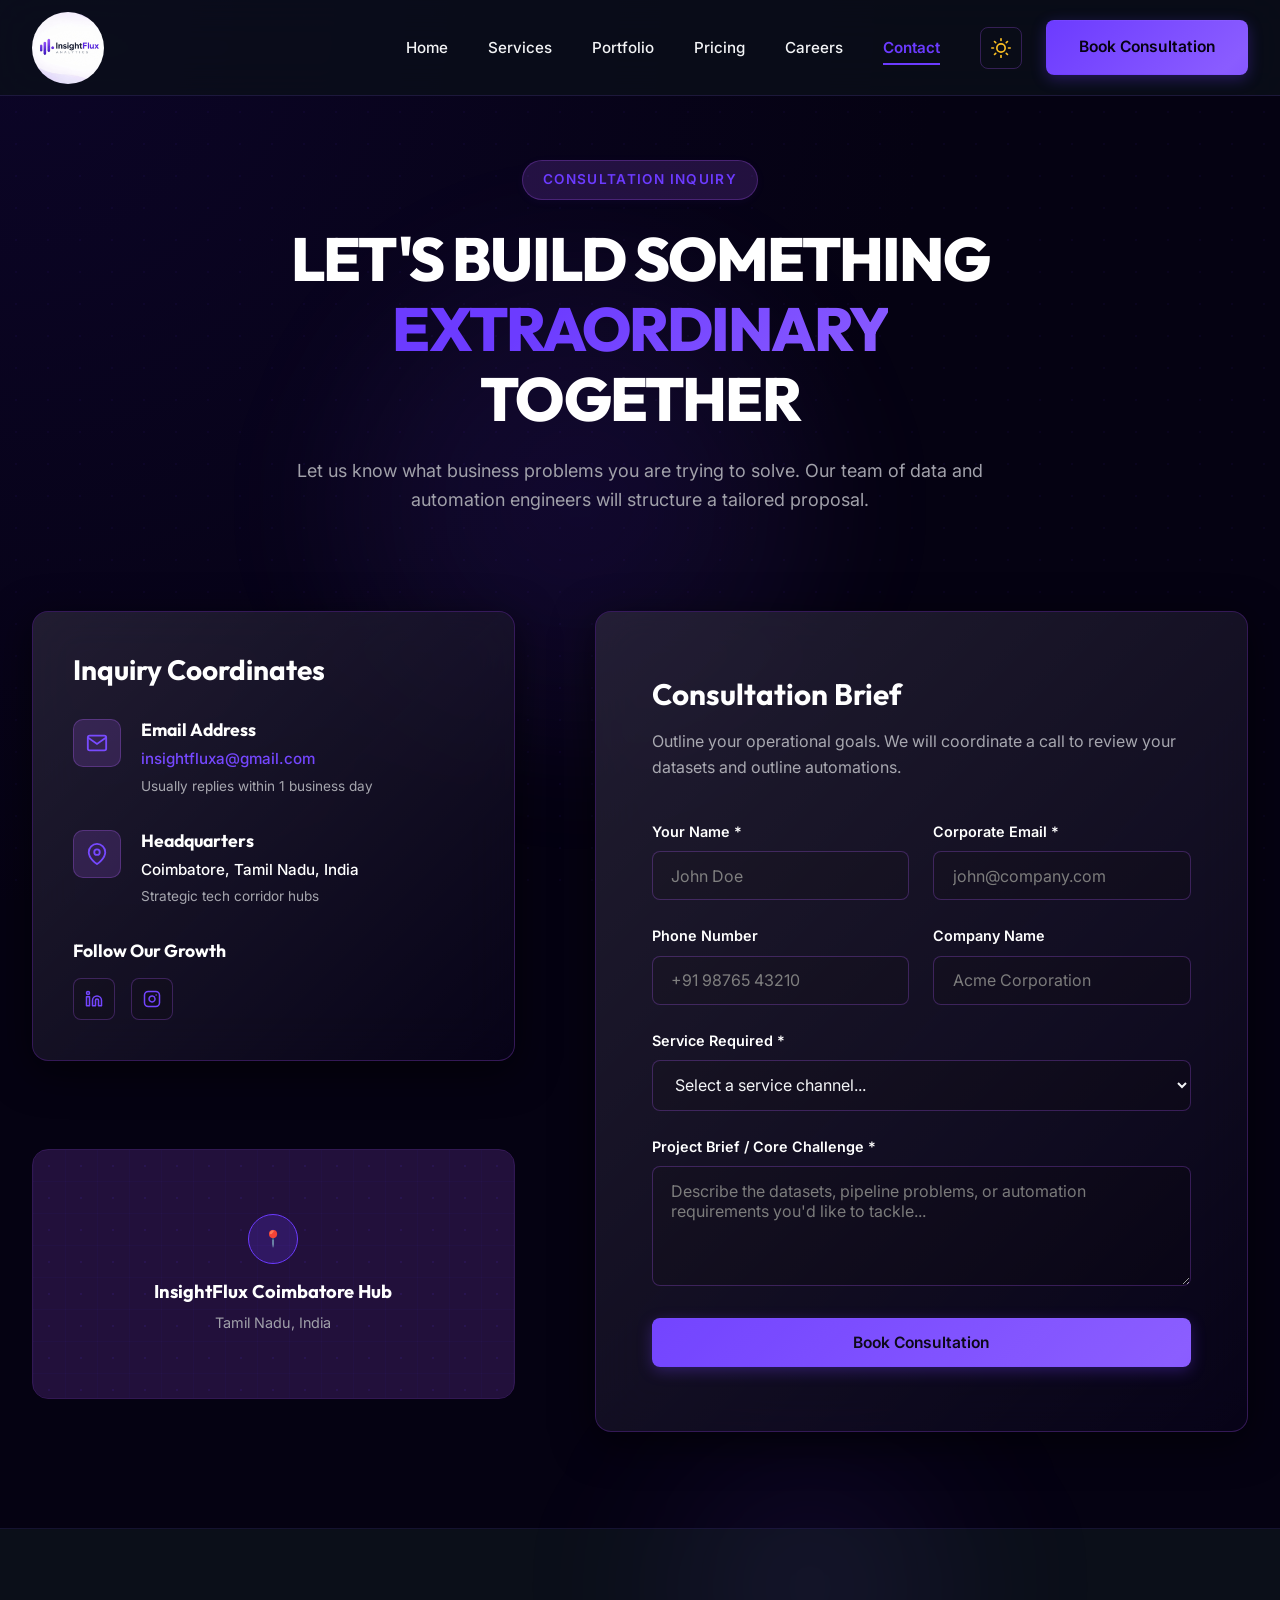
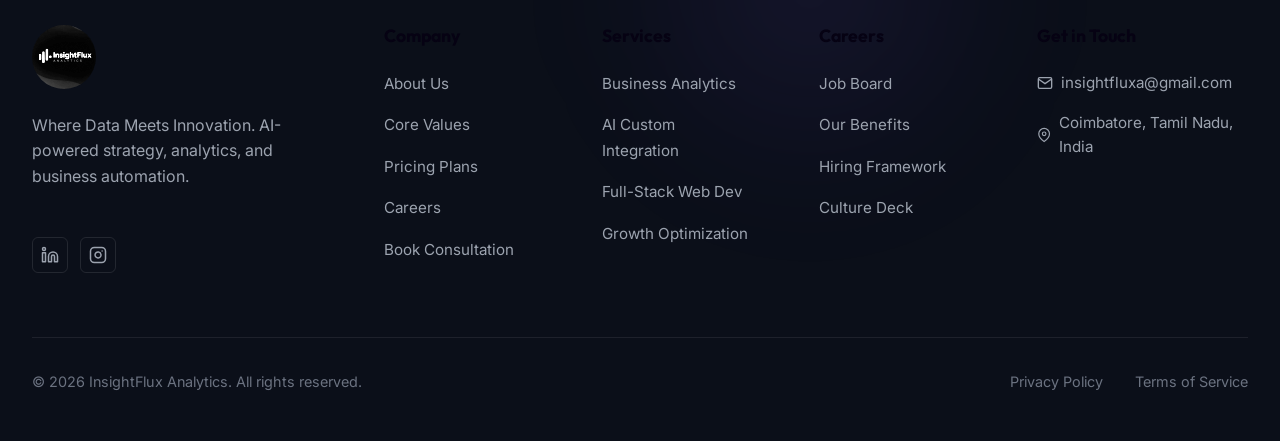
<file: contact.html>
<!DOCTYPE html>
<html lang="en">
<head>
  <meta charset="UTF-8">
  <meta name="viewport" content="width=device-width, initial-scale=1.0">
  <title>Contact Us - InsightFlux Analytics</title>
  <meta name="description" content="Get in touch with InsightFlux Analytics. Schedule a consultation, explore service options, and partner with us to transform your business with data and AI.">
  <link rel="stylesheet" href="css/style.css">
</head>
<body>

  <div class="dot-grid-bg"></div>
  <div class="hero-glow-container">
    <div class="hero-glow"></div>
    <div class="hero-glow-2"></div>
  </div>

  <!-- Header -->
  <header class="header" id="site-header">
    <div class="header-container">
      <a href="index.html" class="logo">
        <img src="assets/logo.jpeg" alt="InsightFlux Analytics Logo">
      </a>
      <nav class="nav">
        <ul class="nav-menu">
          <li><a href="index.html" class="nav-link">Home</a></li>
          <li><a href="index.html#services" class="nav-link">Services</a></li>
          <li><a href="index.html#portfolio" class="nav-link">Portfolio</a></li>
          <li><a href="index.html#pricing" class="nav-link">Pricing</a></li>
          <li><a href="careers.html" class="nav-link">Careers</a></li>
          <li><a href="contact.html" class="nav-link active">Contact</a></li>
        </ul>
      </nav>
      <div class="header-actions">
        <button class="theme-toggle-btn" aria-label="Toggle theme" id="theme-toggle">
          <!-- Sun Icon (visible in dark mode) -->
          <svg class="sun-icon" xmlns="http://www.w3.org/2000/svg" width="20" height="20" viewBox="0 0 24 24" fill="none" stroke="currentColor" stroke-width="2" stroke-linecap="round" stroke-linejoin="round"><circle cx="12" cy="12" r="5"></circle><line x1="12" y1="1" x2="12" y2="3"></line><line x1="12" y1="21" x2="12" y2="23"></line><line x1="4.22" y1="4.22" x2="5.64" y2="5.64"></line><line x1="18.36" y1="18.36" x2="19.78" y2="19.78"></line><line x1="1" y1="12" x2="3" y2="12"></line><line x1="21" y1="12" x2="23" y2="12"></line><line x1="4.22" y1="19.78" x2="5.64" y2="18.36"></line><line x1="18.36" y1="5.64" x2="19.78" y2="4.22"></line></svg>
          <!-- Moon Icon (visible in light mode) -->
          <svg class="moon-icon" xmlns="http://www.w3.org/2000/svg" width="20" height="20" viewBox="0 0 24 24" fill="none" stroke="currentColor" stroke-width="2" stroke-linecap="round" stroke-linejoin="round"><path d="M21 12.79A9 9 0 1 1 11.21 3 7 7 0 0 0 21 12.79z"></path></svg>
        </button>
        <div class="nav-cta">
          <a href="contact.html" class="btn btn-primary">
            <span class="cta-text-desktop">Book Consultation</span>
            <span class="cta-text-mobile">Book Call</span>
          </a>
        </div>
      </div>
      <button class="hamburger" aria-label="Toggle navigation">
        <span></span>
        <span></span>
        <span></span>
      </button>
    </div>
  </header>

  <!-- Contact Hero Section -->
  <section class="section" style="padding-top: calc(var(--header-height) + 4rem); padding-bottom: 4rem;">
    <div class="container" style="text-align: center; max-width: 800px;">
      <span class="section-badge reveal">Consultation Inquiry</span>
      <h1 class="page-hero-title reveal delay-1">
        Let's Build Something
        <span style="background: linear-gradient(135deg, var(--primary-purple) 30%, var(--secondary-purple) 100%); -webkit-background-clip: text; -webkit-text-fill-color: transparent;">Extraordinary</span>
        Together
      </h1>
      <p class="section-subtitle reveal delay-2">
        Let us know what business problems you are trying to solve. Our team of data and automation engineers will structure a tailored proposal.
      </p>
    </div>
  </section>

  <!-- Contact Body Section -->
  <section class="section" style="padding-top: 2rem; padding-bottom: 6rem;">
    <div class="container contact-layout">
      <!-- Left Column: Details -->
      <div class="contact-info reveal">
        <div class="glass-card contact-detail-card">
          <h3 style="font-size: 1.75rem; margin-bottom: 2rem;">Inquiry Coordinates</h3>
          
          <div class="detail-item">
            <div class="detail-icon">
              <svg xmlns="http://www.w3.org/2000/svg" width="22" height="22" viewBox="0 0 24 24" fill="none" stroke="currentColor" stroke-width="2"><path d="M4 4h16c1.1 0 2 .9 2 2v12c0 1.1-.9 2-2 2H4c-1.1 0-2-.9-2-2V6c0-1.1.9-2 2-2z"></path><polyline points="22,6 12,13 2,6"></polyline></svg>
            </div>
            <div class="detail-content">
              <h4>Email Address</h4>
              <p><a href="mailto:insightfluxa@gmail.com" style="color: var(--primary-purple); font-weight: 500;">insightfluxa@gmail.com</a></p>
              <p style="font-size: 0.85rem; color: var(--text-muted); margin-top: 0.25rem;">Usually replies within 1 business day</p>
            </div>
          </div>
          
          <div class="detail-item">
            <div class="detail-icon">
              <svg xmlns="http://www.w3.org/2000/svg" width="22" height="22" viewBox="0 0 24 24" fill="none" stroke="currentColor" stroke-width="2"><path d="M21 10c0 7-9 13-9 13s-9-6-9-13a9 9 0 0 1 18 0z"></path><circle cx="12" cy="10" r="3"></circle></svg>
            </div>
            <div class="detail-content">
              <h4>Headquarters</h4>
              <p style="font-weight: 500; color: var(--deep-navy);">Coimbatore, Tamil Nadu, India</p>
              <p style="font-size: 0.85rem; color: var(--text-muted); margin-top: 0.25rem;">Strategic tech corridor hubs</p>
            </div>
          </div>

          <div class="contact-socials">
            <h4>Follow Our Growth</h4>
            <div class="social-links">
              <a href="https://www.linkedin.com/company/insightflux-analytics/" target="_blank" rel="noopener" class="social-btn" aria-label="LinkedIn"><svg xmlns="http://www.w3.org/2000/svg" width="18" height="18" viewBox="0 0 24 24" fill="none" stroke="currentColor" stroke-width="2" stroke-linecap="round" stroke-linejoin="round"><path d="M16 8a6 6 0 0 1 6 6v7h-4v-7a2 2 0 0 0-2-2 2 2 0 0 0-2 2v7h-4v-7a6 6 0 0 1 6-6z"></path><rect x="2" y="9" width="4" height="12"></rect><circle cx="4" cy="4" r="2"></circle></svg></a>
              <a href="https://www.instagram.com/insightfluxanalytics?igsh=MTJ5N2g4Z3Jvb3lvZg==" target="_blank" rel="noopener" class="social-btn" aria-label="Instagram"><svg xmlns="http://www.w3.org/2000/svg" width="18" height="18" viewBox="0 0 24 24" fill="none" stroke="currentColor" stroke-width="2" stroke-linecap="round" stroke-linejoin="round"><rect x="2" y="2" width="20" height="20" rx="5" ry="5"></rect><path d="M16 11.37A4 4 0 1 1 12.63 8 4 4 0 0 1 16 11.37z"></path><line x1="17.5" y1="6.5" x2="17.51" y2="6.5"></line></svg></a>
            </div>
          </div>
        </div>

        <!-- Coimbatore Styled Mock Map -->
        <div class="map-container">
          <div class="map-mock">
            <div class="map-mock-bg"></div>
            <div class="map-marker">📍</div>
            <h4>InsightFlux Coimbatore Hub</h4>
            <p>Tamil Nadu, India</p>
          </div>
        </div>
      </div>

      <!-- Right Column: Form -->
      <div class="glass-card contact-form-container reveal delay-2">
        <h3>Consultation Brief</h3>
        <p>Outline your operational goals. We will coordinate a call to review your datasets and outline automations.</p>
        
        <form id="contact-form">
          <div class="form-row">
            <div class="form-group">
              <label for="name">Your Name *</label>
              <input type="text" id="name" class="form-control" placeholder="John Doe" required>
            </div>
            <div class="form-group">
              <label for="email">Corporate Email *</label>
              <input type="email" id="email" class="form-control" placeholder="john@company.com" required>
            </div>
          </div>

          <div class="form-row">
            <div class="form-group">
              <label for="phone">Phone Number</label>
              <input type="tel" id="phone" class="form-control" placeholder="+91 98765 43210">
            </div>
            <div class="form-group">
              <label for="company">Company Name</label>
              <input type="text" id="company" class="form-control" placeholder="Acme Corporation">
            </div>
          </div>

          <div class="form-group">
            <label for="service">Service Required *</label>
            <select id="service" class="form-control" required>
              <option value="" disabled selected>Select a service channel...</option>
              <option value="Data Analytics & BI">Data Analytics & BI</option>
              <option value="Power BI Dashboards">Power BI Dashboards</option>
              <option value="AI Automations & Integrations">AI Automations & Integrations</option>
              <option value="Website Development">Website Development</option>
              <option value="Portfolio Development">Portfolio Development</option>
              <option value="Business Growth Strategy">Business Growth Strategy</option>
              <option value="Google Business Profiles">Google Business Profiles</option>
              <option value="Digital Marketing Solutions">Digital Marketing Solutions</option>
              <option value="AI Chatbots & Automations">AI Chatbots & Automations</option>
              <option value="E-Commerce Solutions">E-Commerce Solutions</option>
              <option value="Social Media Management">Social Media Management</option>
              <option value="UI/UX Design">UI/UX Design</option>
              <option value="SEO & Growth Optimization">SEO & Growth Optimization</option>
              <option value="Lead Generation Solutions">Lead Generation Solutions</option>
              <option value="Branding & Identity">Branding & Identity</option>
              <option value="Consulting & Support">Consulting & Ongoing Support</option>
              <option value="Workshop Registration">Workshop Registration</option>
            </select>
          </div>

          <div class="form-group">
            <label for="message">Project Brief / Core Challenge *</label>
            <textarea id="message" class="form-control" placeholder="Describe the datasets, pipeline problems, or automation requirements you'd like to tackle..." required></textarea>
          </div>

          <button type="submit" class="btn btn-primary" style="width: 100%;">Book Consultation</button>
        </form>
      </div>
    </div>
  </section>

  <!-- Footer -->
  <footer class="footer">
    <div class="container">
      <div class="footer-grid">
        <div class="footer-brand">
          <a href="index.html" class="footer-logo">
            <img src="assets/logo.jpeg" alt="InsightFlux Analytics Logo">
          </a>
          <p class="footer-tagline">Where Data Meets Innovation. AI-powered strategy, analytics, and business automation.</p>
          <div class="footer-socials">
            <a href="https://www.linkedin.com/company/insightflux-analytics/" target="_blank" rel="noopener" aria-label="LinkedIn"><svg xmlns="http://www.w3.org/2000/svg" width="18" height="18" viewBox="0 0 24 24" fill="none" stroke="currentColor" stroke-width="2" stroke-linecap="round" stroke-linejoin="round"><path d="M16 8a6 6 0 0 1 6 6v7h-4v-7a2 2 0 0 0-2-2 2 2 0 0 0-2 2v7h-4v-7a6 6 0 0 1 6-6z"></path><rect x="2" y="9" width="4" height="12"></rect><circle cx="4" cy="4" r="2"></circle></svg></a>
            <a href="https://www.instagram.com/insightfluxanalytics?igsh=MTJ5N2g4Z3Jvb3lvZg==" target="_blank" rel="noopener" aria-label="Instagram"><svg xmlns="http://www.w3.org/2000/svg" width="18" height="18" viewBox="0 0 24 24" fill="none" stroke="currentColor" stroke-width="2" stroke-linecap="round" stroke-linejoin="round"><rect x="2" y="2" width="20" height="20" rx="5" ry="5"></rect><path d="M16 11.37A4 4 0 1 1 12.63 8 4 4 0 0 1 16 11.37z"></path><line x1="17.5" y1="6.5" x2="17.51" y2="6.5"></line></svg></a>
          </div>
        </div>
        <div class="footer-col">
          <h4>Company</h4>
          <ul class="footer-links">
            <li><a href="index.html#about" class="footer-link">About Us</a></li>
            <li><a href="index.html#why-us" class="footer-link">Core Values</a></li>
            <li><a href="index.html#pricing" class="footer-link">Pricing Plans</a></li>
            <li><a href="careers.html" class="footer-link">Careers</a></li>
            <li><a href="contact.html" class="footer-link">Book Consultation</a></li>
          </ul>
        </div>
        <div class="footer-col">
          <h4>Services</h4>
          <ul class="footer-links">
            <li><a href="index.html#services" class="footer-link">Business Analytics</a></li>
            <li><a href="index.html#services" class="footer-link">AI Custom Integration</a></li>
            <li><a href="index.html#services" class="footer-link">Full-Stack Web Dev</a></li>
            <li><a href="index.html#services" class="footer-link">Growth Optimization</a></li>
          </ul>
        </div>
        <div class="footer-col">
          <h4>Careers</h4>
          <ul class="footer-links">
            <li><a href="careers.html" class="footer-link">Job Board</a></li>
            <li><a href="careers.html#benefits" class="footer-link">Our Benefits</a></li>
            <li><a href="careers.html" class="footer-link">Hiring Framework</a></li>
            <li><a href="careers.html" class="footer-link">Culture Deck</a></li>
          </ul>
        </div>
        <div class="footer-col">
          <h4>Get in Touch</h4>
          <div class="footer-contact-info">
            <span>
              <svg xmlns="http://www.w3.org/2000/svg" width="16" height="16" viewBox="0 0 24 24" fill="none" stroke="currentColor" stroke-width="2"><path d="M4 4h16c1.1 0 2 .9 2 2v12c0 1.1-.9 2-2 2H4c-1.1 0-2-.9-2-2V6c0-1.1.9-2 2-2z"></path><polyline points="22,6 12,13 2,6"></polyline></svg>
              <a href="mailto:insightfluxa@gmail.com">insightfluxa@gmail.com</a>
            </span>
            <span>
              <svg xmlns="http://www.w3.org/2000/svg" width="16" height="16" viewBox="0 0 24 24" fill="none" stroke="currentColor" stroke-width="2"><path d="M21 10c0 7-9 13-9 13s-9-6-9-13a9 9 0 0 1 18 0z"></path><circle cx="12" cy="10" r="3"></circle></svg>
              Coimbatore, Tamil Nadu, India
            </span>
          </div>
        </div>
      </div>
      <div class="footer-bottom">
        <p>&copy; 2026 InsightFlux Analytics. All rights reserved.</p>
        <div class="footer-legal-links">
          <a href="#">Privacy Policy</a>
          <a href="#">Terms of Service</a>
        </div>
      </div>
    </div>
  </footer>

  <script src="js/main.js"></script>
</body>
</html>
</file>
<file: css/style.css>
/*
 * InsightFlux Analytics - CSS Stylesheet
 * Premium Business & AI-Powered Tech Theme
 */

/* Google Fonts Import */
@import url('https://fonts.googleapis.com/css2?family=Inter:wght@300;400;500;600;700&family=Outfit:wght@400;500;600;700;800&display=swap');

/* CSS Variables */
:root {
  --primary-purple: #6C3BFF;
  --secondary-purple: #8A5CFF;
  --deep-navy: #111827;
  --white: #FFFFFF;
  --light-lavender: #F5F3FF;
  --dark-navy: #0B0F19;
  
  /* Text colors */
  --text-dark: #1F2937;
  --text-muted: #4B5563;
  --text-light: #F3F4F6;
  
  /* Borders and Glass */
  --border-color: rgba(108, 59, 255, 0.15);
  --border-hover: rgba(108, 59, 255, 0.35);
  --glass-bg: rgba(255, 255, 255, 0.65);
  --glass-bg-hover: rgba(255, 255, 255, 0.8);
  --glass-shadow: 0 8px 32px 0 rgba(108, 59, 255, 0.06);
  --glow-shadow: 0 0 25px rgba(108, 59, 255, 0.25);
  
  /* Transitions */
  --transition-smooth: all 0.4s cubic-bezier(0.16, 1, 0.3, 1);
  --transition-fast: all 0.2s ease;
  
  /* Header height */
  --header-height: 96px;
}

/* Reset and Base Styles */
* {
  margin: 0;
  padding: 0;
  box-sizing: border-box;
}

html {
  scroll-behavior: smooth;
  font-size: 16px;
  overflow-x: hidden;
}

body {
  font-family: 'Inter', sans-serif;
  color: var(--text-dark);
  background-color: #FFF5F9;
  background-image: linear-gradient(135deg, #FFE9F3 0%, #E8DFFF 50%, #FFFFFF 100%);
  background-attachment: fixed;
  overflow-x: hidden;
  position: relative;
  line-height: 1.6;
}

h1, h2, h3, h4, h5, h6 {
  font-family: 'Outfit', sans-serif;
  color: var(--deep-navy);
  font-weight: 700;
  line-height: 1.25;
}

a {
  text-decoration: none;
  color: inherit;
  transition: var(--transition-fast);
}

ul {
  list-style: none;
}

img {
  max-width: 100%;
  height: auto;
  display: block;
}

button, input, textarea, select {
  font-family: inherit;
  font-size: inherit;
}

/* Dot Grid Background Overlay */
.dot-grid-bg {
  position: fixed;
  top: 0;
  left: 0;
  width: 100%;
  height: 100%;
  background-image: radial-gradient(rgba(108, 59, 255, 0.06) 1.5px, transparent 1.5px);
  background-size: 32px 32px;
  pointer-events: none;
  z-index: 0;
  opacity: 0.85;
}

/* Layout Utilities */
.container {
  width: 100%;
  max-width: 1280px;
  margin: 0 auto;
  padding: 0 2rem;
  position: relative;
  z-index: 1;
}

.section {
  padding: 8rem 0;
  position: relative;
}

.section-dark {
  background-color: var(--dark-navy);
  color: var(--text-light);
}

.section-dark h2, 
.section-dark h3, 
.section-dark h4 {
  color: var(--white);
}

.section-header {
  text-align: center;
  max-width: 700px;
  margin: 0 auto 5rem;
}

.section-badge {
  display: inline-block;
  padding: 0.5rem 1.25rem;
  background-color: var(--light-lavender);
  border: 1px solid var(--border-color);
  color: var(--primary-purple);
  border-radius: 100px;
  font-size: 0.85rem;
  font-weight: 600;
  text-transform: uppercase;
  letter-spacing: 0.1em;
  margin-bottom: 1.5rem;
  box-shadow: 0 2px 10px rgba(108, 59, 255, 0.05);
}

.section-dark .section-badge {
  background-color: rgba(108, 59, 255, 0.15);
  border-color: rgba(108, 59, 255, 0.3);
  color: var(--secondary-purple);
}

.section-title {
  font-size: 2.75rem;
  margin-bottom: 1.25rem;
  letter-spacing: -0.02em;
}

.page-hero-title {
  font-size: 3.8rem;
  line-height: 1.15;
  margin-bottom: 1.5rem;
  letter-spacing: -0.03em;
  font-weight: 800;
  text-transform: uppercase;
}

.section-subtitle {
  font-size: 1.125rem;
  color: var(--text-muted);
}

.section-dark .section-subtitle {
  color: #9CA3AF;
}

/* Buttons */
.btn-group {
  display: flex;
  gap: 1rem;
  justify-content: center;
  align-items: center;
  flex-wrap: wrap;
}

.btn {
  display: inline-flex;
  align-items: center;
  justify-content: center;
  padding: 0.875rem 2rem;
  border-radius: 8px;
  font-weight: 600;
  font-size: 0.975rem;
  cursor: pointer;
  transition: var(--transition-smooth);
  border: 1px solid transparent;
  gap: 0.5rem;
}

.btn-primary {
  background: linear-gradient(135deg, var(--primary-purple) 0%, var(--secondary-purple) 50%, var(--primary-purple) 100%);
  background-size: 200% auto;
  color: var(--white);
  box-shadow: 0 4px 15px rgba(108, 59, 255, 0.3);
  transition: all 0.5s ease, transform 0.3s ease, box-shadow 0.3s ease;
}

.btn-primary:hover {
  background-position: right center;
  transform: translateY(-2px);
  box-shadow: 0 8px 25px rgba(108, 59, 255, 0.45);
}

.btn-secondary {
  background: linear-gradient(135deg, #06B6D4 0%, #3B82F6 50%, #8A5CFF 100%);
  background-size: 200% auto;
  color: #FFFFFF !important;
  border: 1px solid rgba(255, 255, 255, 0.15);
  box-shadow: 0 4px 15px rgba(6, 182, 212, 0.25);
  transition: all 0.5s ease, transform 0.3s ease, box-shadow 0.3s ease;
}

.btn-secondary:hover {
  background-position: right center;
  transform: translateY(-2px);
  box-shadow: 0 8px 25px rgba(6, 182, 212, 0.45);
}

.section-dark .btn-secondary {
  background: linear-gradient(135deg, #06B6D4 0%, #3B82F6 50%, #8A5CFF 100%);
  background-size: 200% auto;
  color: #FFFFFF !important;
}

.section-dark .btn-secondary:hover {
  background-position: right center;
}

.cta-text-mobile {
  display: none;
}

/* Glassmorphism Cards */
.glass-card {
  background: var(--glass-bg);
  backdrop-filter: blur(24px);
  -webkit-backdrop-filter: blur(24px);
  border: 1px solid var(--border-color);
  border-radius: 16px;
  box-shadow: var(--glass-shadow);
  transition: var(--transition-smooth);
  position: relative;
  overflow: hidden;
}

.glass-card::before {
  content: '';
  position: absolute;
  top: 0;
  left: 0;
  width: 100%;
  height: 100%;
  background: linear-gradient(135deg, rgba(255, 255, 255, 0.1), rgba(255, 255, 255, 0));
  pointer-events: none;
  z-index: 1;
}

.glass-card:hover {
  transform: translateY(-6px);
  border-color: var(--border-hover);
  box-shadow: 0 12px 40px rgba(108, 59, 255, 0.12), 0 0 15px rgba(108, 59, 255, 0.05);
  background: var(--glass-bg-hover);
}

/* Header & Navigation */
.header {
  position: fixed;
  top: 0;
  left: 0;
  width: 100%;
  height: var(--header-height);
  z-index: 1000;
  background: rgba(255, 255, 255, 0.75);
  backdrop-filter: blur(20px);
  -webkit-backdrop-filter: blur(20px);
  border-bottom: 1px solid rgba(108, 59, 255, 0.08);
  transition: var(--transition-smooth);
}

.header.scrolled {
  height: 80px;
  box-shadow: 0 4px 30px rgba(108, 59, 255, 0.05);
  background: rgba(255, 255, 255, 0.9);
}

.header-container {
  display: flex;
  justify-content: space-between;
  align-items: center;
  height: 100%;
  padding: 0 2rem;
  max-width: 1280px;
  margin: 0 auto;
}

.logo {
  display: flex;
  align-items: center;
  background: transparent;
  padding: 0;
  border-radius: 0;
  border: none;
  box-shadow: none;
  transition: var(--transition-smooth);
}

.logo img {
  height: 72px;
  width: 72px;
  object-fit: cover;
  border-radius: 50%;
  mix-blend-mode: normal;
  background-color: #FFFFFF;
  transition: var(--transition-smooth);
}

.header.scrolled .logo {
  padding: 0;
}

.header.scrolled .logo img {
  height: 54px;
  width: 54px;
}

.nav {
  margin-left: auto;
}

.nav-menu {
  display: flex;
  gap: 2.5rem;
  align-items: center;
}

.nav-link {
  font-size: 0.95rem;
  font-weight: 500;
  color: var(--text-dark);
  position: relative;
  padding: 0.5rem 0;
}

.nav-link::after {
  content: '';
  position: absolute;
  bottom: 0;
  left: 0;
  width: 0;
  height: 2px;
  background-color: var(--primary-purple);
  transition: var(--transition-fast);
}

.nav-link:hover {
  color: var(--primary-purple);
}

.nav-link:hover::after,
.nav-link.active::after {
  width: 100%;
}

.nav-link.active {
  color: var(--primary-purple);
  font-weight: 600;
}

.nav-cta {
  display: flex;
  align-items: center;
}

.nav-mobile-cta {
  display: none;
}

.hamburger {
  display: none;
  cursor: pointer;
  background: none;
  border: none;
  outline: none;
}

.hamburger span {
  display: block;
  width: 25px;
  height: 3px;
  background-color: var(--deep-navy);
  margin: 5px 0;
  border-radius: 3px;
  transition: var(--transition-smooth);
}

/* Hero Section */
.hero {
  min-height: 100vh;
  display: flex;
  align-items: center;
  justify-content: center;
  padding-top: calc(var(--header-height) + 2rem);
  padding-bottom: 5rem;
  position: relative;
  text-align: center;
  overflow: hidden;
  background: transparent !important;
}

/* ── Hero Parallax Landscape (Meltano Style) ── */
.hero-parallax-container {
  position: absolute;
  top: 0;
  left: 0;
  width: 100%;
  height: 100%;
  overflow: hidden;
  z-index: 1;
  pointer-events: none !important;
  user-select: none !important;
  -webkit-user-select: none !important;
}

.hero-parallax-layer {
  position: absolute;
  top: 0;
  left: 0;
  width: 100%;
  height: 100%;
  background-size: cover;
  background-position: center bottom;
  background-repeat: no-repeat;
  will-change: transform;
  transition: transform 0.2s cubic-bezier(0.16, 1, 0.3, 1);
  pointer-events: none !important;
  user-select: none !important;
  -webkit-user-select: none !important;
}

.layer-office {
  z-index: 1;
  background-size: cover;
  background-position: center center;
  background-repeat: no-repeat;
  filter: brightness(0.55) contrast(1.05) saturate(0.85);
  transform-origin: center center;
}

.hero-office-overlay {
  position: absolute;
  top: 0;
  left: 0;
  width: 100%;
  height: 100%;
  background: linear-gradient(180deg, rgba(5, 2, 18, 0.45) 0%, rgba(5, 2, 18, 0.85) 90%), 
              radial-gradient(circle at center, rgba(108, 59, 255, 0.15) 0%, transparent 80%);
  z-index: 2;
  pointer-events: none;
}

.hero-content {
  max-width: 1000px;
  margin: 0 auto;
  z-index: 20;
  position: relative;
  pointer-events: auto !important;
}

.hero-badge {
  display: inline-flex;
  align-items: center;
  padding: 0.6rem 1.5rem;
  background: rgba(20, 10, 45, 0.6);
  border: 1px solid rgba(168, 85, 247, 0.45);
  color: #F3F4F6;
  font-weight: 600;
  font-size: 0.9rem;
  border-radius: 100px;
  margin-bottom: 2rem;
  letter-spacing: 0.05em;
  text-transform: uppercase;
  animation: pulse-border 3s infinite;
  backdrop-filter: blur(5px);
  -webkit-backdrop-filter: blur(5px);
}

@keyframes pulse-border {
  0% {
    box-shadow: 0 0 0 0 rgba(168, 85, 247, 0.4);
  }
  70% {
    box-shadow: 0 0 0 10px rgba(168, 85, 247, 0);
  }
  100% {
    box-shadow: 0 0 0 0 rgba(168, 85, 247, 0);
  }
}

.hero-title {
  font-size: 4.5rem;
  font-weight: 800;
  letter-spacing: -0.03em;
  line-height: 1.1;
  margin-bottom: 1.75rem;
  text-transform: uppercase;
  color: #FFFFFF;
  text-shadow: 0 4px 20px rgba(0, 0, 0, 0.35);
}

.hero-title span {
  display: block;
}

.hero-title .gradient-text {
  background: linear-gradient(135deg, #A855F7 30%, #EC4899 100%);
  -webkit-background-clip: text;
  -webkit-text-fill-color: transparent;
}

.hero-subtitle {
  font-size: 1.75rem;
  font-weight: 500;
  color: rgba(255, 255, 255, 0.88);
  margin-bottom: 1.25rem;
  letter-spacing: -0.01em;
  text-shadow: 0 2px 12px rgba(0, 0, 0, 0.45);
}

.hero-supporting {
  font-size: 1.15rem;
  color: rgba(255, 255, 255, 0.6);
  letter-spacing: 0.1em;
  text-transform: uppercase;
  font-weight: 600;
  margin-bottom: 3.5rem;
  display: flex;
  justify-content: center;
  align-items: center;
  gap: 1.5rem;
}

.hero-supporting span::after {
  content: '•';
  margin-left: 1.5rem;
  color: #A855F7;
}

.hero-supporting span:last-child::after {
  content: '';
}

.hero-cta {
  margin-bottom: 5rem;
}

/* Poster Glow Background Effect */
.hero-glow-container {
  position: absolute;
  top: 50%;
  left: 50%;
  transform: translate(-50%, -50%);
  width: 100%;
  height: 100%;
  max-width: 1200px;
  pointer-events: none;
  z-index: 1;
}

.hero-glow {
  position: absolute;
  width: 600px;
  height: 600px;
  background: radial-gradient(circle, rgba(108, 59, 255, 0.12) 0%, rgba(138, 92, 255, 0.05) 50%, rgba(255, 255, 255, 0) 70%);
  border-radius: 50%;
  top: 10%;
  left: 20%;
  filter: blur(50px);
  animation: float-glow 15s infinite alternate;
}

.hero-glow-2 {
  position: absolute;
  width: 500px;
  height: 500px;
  background: radial-gradient(circle, rgba(138, 92, 255, 0.1) 0%, rgba(108, 59, 255, 0.03) 40%, rgba(255, 255, 255, 0) 65%);
  border-radius: 50%;
  bottom: 10%;
  right: 15%;
  filter: blur(60px);
  animation: float-glow 12s infinite alternate-reverse;
}

@keyframes float-glow {
  0% {
    transform: translate(0, 0) scale(1);
  }
  100% {
    transform: translate(40px, -50px) scale(1.15);
  }
}

/* Why Section */
.why-grid {
  display: grid;
  grid-template-columns: repeat(auto-fit, minmax(280px, 1fr));
  gap: 2rem;
}

.why-card {
  padding: 3rem 2.5rem;
}

.why-icon {
  width: 64px;
  height: 64px;
  border-radius: 12px;
  background: linear-gradient(135deg, rgba(168, 85, 247, 0.15) 0%, rgba(236, 72, 153, 0.08) 100%);
  display: flex;
  align-items: center;
  justify-content: center;
  margin-bottom: 2rem;
  border: 1px solid var(--border-color);
  color: var(--primary-purple);
  transition: var(--transition-smooth);
}

.why-card:hover .why-icon {
  background: linear-gradient(135deg, #A855F7 0%, #EC4899 100%);
  color: #FFFFFF !important;
  box-shadow: 0 0 18px rgba(168, 85, 247, 0.45);
  border-color: rgba(236, 72, 153, 0.4);
  transform: rotate(5deg) scale(1.08);
}

.why-card h3 {
  font-size: 1.5rem;
  margin-bottom: 1rem;
}

.why-card p {
  color: var(--text-muted);
  font-size: 1rem;
  line-height: 1.6;
}

/* About Section */
.about-layout {
  display: grid;
  grid-template-columns: 1.1fr 0.9fr;
  gap: 5rem;
  align-items: center;
}

.about-text h2 {
  font-size: 2.75rem;
  margin-bottom: 1.75rem;
  letter-spacing: -0.02em;
}

.about-desc {
  font-size: 1.2rem;
  line-height: 1.7;
  color: var(--text-muted);
  margin-bottom: 3rem;
}

.about-pillars {
  display: grid;
  grid-template-columns: 1fr 1fr;
  gap: 2.5rem;
}

.pillar-card {
  padding: 2.5rem 2rem;
}

.pillar-title {
  display: flex;
  align-items: center;
  gap: 0.75rem;
  font-size: 1.35rem;
  margin-bottom: 1rem;
  color: var(--primary-purple);
}

.pillar-title svg {
  width: 24px;
  height: 24px;
  stroke: var(--primary-purple);
}

.pillar-desc {
  color: var(--text-muted);
  font-size: 0.95rem;
  line-height: 1.5;
}

/* Visual SVG pipeline animation */
.about-visual {
  position: relative;
  display: flex;
  justify-content: center;
  align-items: center;
}

.about-visual-svg {
  width: 100%;
  max-width: 480px;
  filter: drop-shadow(0 15px 35px rgba(108, 59, 255, 0.12));
}

/* Services Grid & Filters */
.filter-container {
  display: flex;
  justify-content: center;
  flex-wrap: wrap;
  gap: 0.75rem;
  margin-bottom: 4rem;
  position: relative;
  z-index: 10;
}

.filter-btn {
  padding: 0.75rem 1.5rem;
  border-radius: 100px;
  border: 1px solid var(--border-color);
  background-color: var(--white);
  color: var(--text-muted);
  font-weight: 600;
  font-size: 0.9rem;
  cursor: pointer;
  transition: var(--transition-smooth);
}

.filter-btn:hover {
  color: var(--primary-purple);
  border-color: var(--primary-purple);
  background-color: var(--light-lavender);
}

.filter-btn.active {
  background-color: var(--primary-purple);
  color: var(--white);
  border-color: var(--primary-purple);
  box-shadow: 0 4px 15px rgba(108, 59, 255, 0.25);
}

.services-grid {
  display: grid;
  grid-template-columns: repeat(auto-fill, minmax(280px, 1fr));
  gap: 2rem;
}

.service-card {
  padding: 2.5rem 2rem;
  display: flex;
  flex-direction: column;
  height: 100%;
  animation: fadeInCard 0.5s ease forwards;
}

@keyframes fadeInCard {
  from {
    opacity: 0;
    transform: translateY(15px);
  }
  to {
    opacity: 1;
    transform: translateY(0);
  }
}

.service-icon {
  width: 52px;
  height: 52px;
  background: linear-gradient(135deg, rgba(168, 85, 247, 0.15) 0%, rgba(236, 72, 153, 0.08) 100%);
  border: 1px solid var(--border-color);
  border-radius: 10px;
  display: flex;
  align-items: center;
  justify-content: center;
  color: var(--primary-purple);
  margin-bottom: 1.75rem;
  transition: var(--transition-smooth);
}

.service-card:hover .service-icon {
  background: linear-gradient(135deg, #A855F7 0%, #EC4899 100%);
  color: #FFFFFF !important;
  transform: scale(1.08) translateY(-2px);
  box-shadow: 0 0 15px rgba(168, 85, 247, 0.45);
  border-color: rgba(236, 72, 153, 0.4);
}

.service-title {
  font-size: 1.25rem;
  margin-bottom: 0.85rem;
  line-height: 1.35;
}

.service-desc {
  font-size: 0.95rem;
  color: var(--text-muted);
  line-height: 1.6;
  margin-bottom: 1.5rem;
  flex-grow: 1;
}

.service-link {
  font-size: 0.9rem;
  font-weight: 600;
  color: var(--primary-purple);
  display: inline-flex;
  align-items: center;
  gap: 0.4rem;
  margin-top: auto;
}

.service-link svg {
  transition: var(--transition-fast);
}

.service-card:hover .service-link svg {
  transform: translateX(4px);
}

/* Portfolio Section */
.portfolio-grid {
  display: grid;
  grid-template-columns: repeat(auto-fill, minmax(360px, 1fr));
  gap: 2.5rem;
}

.portfolio-card {
  display: block;
  border-radius: 16px;
  overflow: hidden;
  height: 450px;
  cursor: pointer;
  position: relative;
}

.portfolio-img {
  width: 100%;
  height: 100%;
  object-fit: cover;
  transition: var(--transition-smooth);
}

.portfolio-card:hover .portfolio-img {
  transform: scale(1.08);
}

.portfolio-overlay {
  position: absolute;
  top: 0;
  left: 0;
  width: 100%;
  height: 100%;
  background: linear-gradient(180deg, rgba(17, 24, 39, 0) 40%, rgba(17, 24, 39, 0.95) 100%);
  display: flex;
  flex-direction: column;
  justify-content: flex-end;
  padding: 2.5rem;
  z-index: 2;
}

.portfolio-category {
  font-size: 0.8rem;
  font-weight: 600;
  text-transform: uppercase;
  color: var(--secondary-purple);
  letter-spacing: 0.1em;
  margin-bottom: 0.5rem;
}

.portfolio-title {
  color: var(--white);
  font-size: 1.6rem;
  margin-bottom: 0.75rem;
}

.portfolio-desc {
  color: #D1D5DB;
  font-size: 0.95rem;
  line-height: 1.5;
  opacity: 0;
  transform: translateY(15px);
  transition: var(--transition-smooth);
}

.portfolio-card:hover .portfolio-desc {
  opacity: 1;
  transform: translateY(0);
}

/* Portfolio Video Card */
.portfolio-card--video {
  cursor: default;
}

.portfolio-video {
  width: 100%;
  height: 100%;
  object-fit: cover;
  transition: var(--transition-smooth);
  display: block;
}

.portfolio-card--video:hover .portfolio-video {
  transform: scale(1.08);
}

.workshop-badge {
  position: absolute;
  top: 1.25rem;
  right: 1.25rem;
  z-index: 3;
  background: linear-gradient(135deg, #7C3AED, #4F46E5);
  color: #fff;
  font-size: 0.78rem;
  font-weight: 700;
  text-transform: uppercase;
  letter-spacing: 0.08em;
  padding: 0.4rem 0.85rem;
  border-radius: 20px;
  box-shadow: 0 0 18px rgba(124, 58, 237, 0.55);
  animation: badgePulse 2.5s ease-in-out infinite;
}

@keyframes badgePulse {
  0%, 100% { box-shadow: 0 0 18px rgba(124, 58, 237, 0.55); }
  50%       { box-shadow: 0 0 30px rgba(124, 58, 237, 0.9); }
}

/* ── Video Lightbox Modal ──────────────────────────────── */
.portfolio-card--video {
  cursor: pointer;
}

.video-modal-overlay {
  position: fixed;
  inset: 0;
  z-index: 9999;
  background: rgba(0, 0, 0, 0.82);
  backdrop-filter: blur(10px);
  -webkit-backdrop-filter: blur(10px);
  display: flex;
  align-items: center;
  justify-content: center;
  padding: 1.5rem;
  opacity: 0;
  pointer-events: none;
  transition: opacity 0.3s ease;
}

.video-modal-overlay.active {
  opacity: 1;
  pointer-events: all;
}

.video-modal-box {
  position: relative;
  width: 100%;
  max-width: 960px;
  background: #0f1623;
  border: 1px solid rgba(124, 58, 237, 0.3);
  border-radius: 20px;
  overflow: hidden;
  box-shadow: 0 30px 80px rgba(0, 0, 0, 0.7), 0 0 0 1px rgba(124,58,237,0.15);
  transform: scale(0.9) translateY(30px);
  transition: transform 0.35s cubic-bezier(0.34, 1.56, 0.64, 1);
}

.video-modal-overlay.active .video-modal-box {
  transform: scale(1) translateY(0);
}

.video-modal-close {
  position: absolute;
  top: 1rem;
  right: 1rem;
  z-index: 10;
  width: 2.4rem;
  height: 2.4rem;
  border-radius: 50%;
  background: rgba(255, 255, 255, 0.1);
  border: 1px solid rgba(255, 255, 255, 0.18);
  color: #fff;
  font-size: 1.4rem;
  line-height: 1;
  cursor: pointer;
  display: flex;
  align-items: center;
  justify-content: center;
  transition: background 0.2s ease, transform 0.2s ease;
  backdrop-filter: blur(6px);
}

.video-modal-close:hover {
  background: rgba(124, 58, 237, 0.5);
  transform: scale(1.1) rotate(90deg);
}

.video-modal-header {
  display: flex;
  align-items: center;
  gap: 1rem;
  padding: 1.25rem 1.75rem 0.9rem;
  border-bottom: 1px solid rgba(255,255,255,0.07);
}

.video-modal-badge {
  background: linear-gradient(135deg, #7C3AED, #4F46E5);
  color: #fff;
  font-size: 0.72rem;
  font-weight: 700;
  text-transform: uppercase;
  letter-spacing: 0.08em;
  padding: 0.3rem 0.75rem;
  border-radius: 20px;
  white-space: nowrap;
  box-shadow: 0 0 14px rgba(124,58,237,0.5);
}

.video-modal-title {
  color: #fff;
  font-size: 1.15rem;
  font-weight: 600;
  margin: 0;
}

.video-modal-player {
  display: block;
  width: 100%;
  max-height: 72vh;
  background: #000;
  outline: none;
}


/* Why Choose Us Section */
.choose-layout {
  display: grid;
  grid-template-columns: 0.95fr 1.05fr;
  gap: 6rem;
  align-items: center;
}

.choose-card {
  padding: 4rem 3.5rem;
  border-color: rgba(255, 255, 255, 0.08);
  background: rgba(17, 24, 39, 0.4);
}

.choose-title {
  font-size: 3rem;
  margin-bottom: 2rem;
  line-height: 1.15;
}

.choose-title span {
  display: block;
}

.choose-title .gradient-text {
  background: linear-gradient(135deg, var(--secondary-purple) 20%, #A78BFA 100%);
  -webkit-background-clip: text;
  -webkit-text-fill-color: transparent;
}

.choose-grid {
  display: grid;
  grid-template-columns: 1fr 1fr;
  gap: 2.5rem;
}

.choose-item {
  display: flex;
  align-items: flex-start;
  gap: 1.25rem;
}

.choose-check {
  width: 32px;
  height: 32px;
  background-color: rgba(108, 59, 255, 0.15);
  border: 1px solid rgba(108, 59, 255, 0.3);
  border-radius: 50%;
  display: flex;
  align-items: center;
  justify-content: center;
  color: var(--secondary-purple);
  flex-shrink: 0;
  margin-top: 0.25rem;
}

.choose-item h4 {
  font-size: 1.2rem;
  margin-bottom: 0.5rem;
  color: var(--white);
}

.choose-item p {
  color: #9CA3AF;
  font-size: 0.95rem;
  line-height: 1.5;
}

/* Poster Download banner */
.poster-banner {
  margin-top: 6rem;
  padding: 3.5rem;
  display: flex;
  justify-content: space-between;
  align-items: center;
  gap: 3rem;
  background: linear-gradient(135deg, rgba(17, 24, 39, 0.95) 0%, rgba(26, 32, 53, 0.95) 100%);
  border-color: rgba(108, 59, 255, 0.25);
  box-shadow: 0 10px 40px rgba(108, 59, 255, 0.08);
}

.poster-banner-text h3 {
  font-size: 1.85rem;
  margin-bottom: 0.75rem;
  color: var(--white);
}

.poster-banner-text p {
  color: #9CA3AF;
  font-size: 1.05rem;
}

/* Call to Action Banner */
.cta-banner {
  text-align: center;
  padding: 6.5rem 2rem;
  background: radial-gradient(circle at top, rgba(108, 59, 255, 0.15), transparent 70%), var(--dark-navy);
  border-radius: 24px;
  margin-bottom: 2rem;
  position: relative;
  overflow: hidden;
  border: 1px solid rgba(108, 59, 255, 0.15);
}

.cta-banner h2 {
  font-size: 3.5rem;
  line-height: 1.15;
  margin-bottom: 1.5rem;
  font-weight: 800;
  color: var(--white);
}

.cta-banner .cursive-accent {
  font-family: 'Outfit', sans-serif;
  font-style: italic;
  font-weight: 300;
  color: var(--secondary-purple);
  background: linear-gradient(135deg, #A78BFA 30%, #C084FC 100%);
  -webkit-background-clip: text;
  -webkit-text-fill-color: transparent;
}

.cta-banner p {
  font-size: 1.25rem;
  color: #D1D5DB;
  max-width: 600px;
  margin: 0 auto 3rem;
}

.cta-banner .btn-secondary {
  background: rgba(108, 59, 255, 0.12);
  color: var(--white);
  border-color: var(--secondary-purple);
  box-shadow: 0 4px 15px rgba(108, 59, 255, 0.15);
}

.cta-banner .btn-secondary:hover {
  background: linear-gradient(135deg, var(--primary-purple) 0%, var(--secondary-purple) 100%);
  border-color: var(--primary-purple);
  color: var(--white);
  transform: translateY(-2px);
  box-shadow: var(--glow-shadow);
}

/* Careers Page Layout */
.benefits-grid {
  display: grid;
  grid-template-columns: repeat(auto-fit, minmax(220px, 1fr));
  gap: 2rem;
  margin-bottom: 6rem;
}

.benefit-card {
  padding: 2.5rem 2rem;
  text-align: center;
}

.benefit-icon {
  width: 56px;
  height: 56px;
  border-radius: 50%;
  background: var(--light-lavender);
  border: 1px solid var(--border-color);
  color: var(--primary-purple);
  display: flex;
  align-items: center;
  justify-content: center;
  margin: 0 auto 1.5rem;
  font-size: 1.25rem;
}

.benefit-card h3 {
  font-size: 1.2rem;
  margin-bottom: 0.75rem;
}

.benefit-card p {
  color: var(--text-muted);
  font-size: 0.9rem;
  line-height: 1.5;
}

.roles-header {
  margin-bottom: 3.5rem;
  text-align: center;
}

.roles-container {
  display: flex;
  flex-direction: column;
  gap: 1.5rem;
  max-width: 900px;
  margin: 0 auto;
}

.role-accordion {
  border: 1px solid var(--border-color);
  border-radius: 12px;
  background: var(--white);
  overflow: hidden;
  transition: var(--transition-smooth);
}

.role-accordion:hover {
  box-shadow: var(--glass-shadow);
  border-color: var(--border-hover);
}

.role-trigger {
  padding: 2rem;
  display: flex;
  justify-content: space-between;
  align-items: center;
  cursor: pointer;
  user-select: none;
}

.role-title-box h3 {
  font-size: 1.35rem;
  margin-bottom: 0.4rem;
}

.role-meta {
  display: flex;
  gap: 1.5rem;
  flex-wrap: wrap;
  font-size: 0.85rem;
  color: var(--text-muted);
  font-weight: 500;
}

.role-meta span {
  display: flex;
  align-items: center;
  gap: 0.35rem;
}

.role-arrow {
  width: 24px;
  height: 24px;
  stroke: var(--deep-navy);
  transition: var(--transition-smooth);
}

.role-accordion.active .role-arrow {
  transform: rotate(180deg);
  stroke: var(--primary-purple);
}

.role-content {
  max-height: 0;
  overflow: hidden;
  transition: max-height 0.4s cubic-bezier(0.16, 1, 0.3, 1);
  background: var(--light-lavender);
}

.role-content-inner {
  padding: 2.5rem 2rem;
  border-top: 1px solid var(--border-color);
}

.role-section {
  margin-bottom: 2rem;
}

.role-section h4 {
  font-size: 1.1rem;
  margin-bottom: 0.75rem;
  color: var(--deep-navy);
}

.role-list {
  padding-left: 1.25rem;
}

.role-list li {
  list-style-type: square;
  margin-bottom: 0.5rem;
  color: var(--text-muted);
  font-size: 0.95rem;
}

.role-apply-box {
  display: flex;
  justify-content: flex-end;
  margin-top: 2rem;
}

/* Modal Styling */
.modal-overlay {
  position: fixed;
  top: 0;
  left: 0;
  width: 100%;
  height: 100%;
  background: rgba(17, 24, 39, 0.6);
  backdrop-filter: blur(8px);
  z-index: 2000;
  display: flex;
  align-items: center;
  justify-content: center;
  opacity: 0;
  pointer-events: none;
  transition: var(--transition-smooth);
  overflow-y: auto;
  padding: 2rem 1rem;
}

.modal-overlay.active {
  opacity: 1;
  pointer-events: auto;
}

.modal-container {
  width: 100%;
  max-width: 580px;
  max-height: calc(100vh - 4rem);
  background: var(--white);
  border: 1px solid var(--border-color);
  border-radius: 20px;
  box-shadow: 0 20px 50px rgba(108, 59, 255, 0.15);
  display: flex;
  flex-direction: column;
  overflow: hidden;
  transform: scale(0.9);
  transition: var(--transition-smooth);
}

.modal-overlay.active .modal-container {
  transform: scale(1);
}

.modal-header {
  padding: 2rem;
  background: var(--light-lavender);
  border-bottom: 1px solid var(--border-color);
  display: flex;
  justify-content: space-between;
  align-items: center;
}

.modal-header h3 {
  font-size: 1.5rem;
}

.modal-close {
  cursor: pointer;
  background: none;
  border: none;
  color: var(--text-muted);
}

.modal-close:hover {
  color: var(--primary-purple);
}

.modal-body {
  padding: 2.5rem 2rem;
  overflow-y: auto;
}

/* Form Styles */
.form-group {
  margin-bottom: 1.5rem;
}

.form-group label {
  display: block;
  font-size: 0.9rem;
  font-weight: 600;
  color: var(--deep-navy);
  margin-bottom: 0.5rem;
}

.form-control {
  width: 100%;
  padding: 0.85rem 1.15rem;
  border: 1px solid var(--border-color);
  border-radius: 8px;
  background-color: var(--white);
  color: var(--text-dark);
  transition: var(--transition-smooth);
}

.form-control:focus {
  outline: none;
  border-color: var(--primary-purple);
  box-shadow: 0 0 10px rgba(108, 59, 255, 0.15);
}

textarea.form-control {
  resize: vertical;
  min-height: 120px;
}

.form-row {
  display: grid;
  grid-template-columns: 1fr 1fr;
  gap: 1.5rem;
}

/* Contact Page Layout */
.contact-layout {
  display: grid;
  grid-template-columns: 0.85fr 1.15fr;
  gap: 5rem;
}

.contact-info {
  display: flex;
  flex-direction: column;
  gap: 2.5rem;
}

.contact-detail-card {
  padding: 2.5rem;
}

.detail-item {
  display: flex;
  align-items: flex-start;
  gap: 1.25rem;
  margin-bottom: 2rem;
}

.detail-item:last-child {
  margin-bottom: 0;
}

.detail-icon {
  width: 48px;
  height: 48px;
  border-radius: 10px;
  background: var(--light-lavender);
  border: 1px solid var(--border-color);
  color: var(--primary-purple);
  display: flex;
  align-items: center;
  justify-content: center;
  flex-shrink: 0;
}

.detail-content h4 {
  font-size: 1.1rem;
  margin-bottom: 0.4rem;
}

.detail-content p {
  color: var(--text-muted);
  font-size: 0.95rem;
}

.contact-socials {
  margin-top: 1rem;
}

.contact-socials h4 {
  font-size: 1.1rem;
  margin-bottom: 1rem;
}

.social-links {
  display: flex;
  gap: 1rem;
}

.social-btn {
  width: 42px;
  height: 42px;
  border-radius: 8px;
  border: 1px solid var(--border-color);
  display: flex;
  align-items: center;
  justify-content: center;
  color: var(--primary-purple);
  background: var(--white);
}

.social-btn:hover {
  background: var(--primary-purple);
  color: var(--white);
  box-shadow: 0 0 10px rgba(108, 59, 255, 0.2);
}

.contact-form-container {
  padding: 4rem 3.5rem;
}

.contact-form-container h3 {
  font-size: 1.85rem;
  margin-bottom: 1rem;
}

.contact-form-container p {
  color: var(--text-muted);
  margin-bottom: 2.5rem;
}

/* Map Mock Card */
.map-container {
  margin-top: 3rem;
  border-radius: 16px;
  overflow: hidden;
  height: 250px;
  border: 1px solid var(--border-color);
  position: relative;
}

.map-mock {
  width: 100%;
  height: 100%;
  background-color: var(--light-lavender);
  display: flex;
  flex-direction: column;
  justify-content: center;
  align-items: center;
  text-align: center;
  padding: 2rem;
}

.map-mock-bg {
  position: absolute;
  top: 0;
  left: 0;
  width: 100%;
  height: 100%;
  background-image: 
    radial-gradient(rgba(108, 59, 255, 0.15) 1.5px, transparent 1.5px),
    linear-gradient(90deg, rgba(108, 59, 255, 0.05) 1px, transparent 1px),
    linear-gradient(0deg, rgba(108, 59, 255, 0.05) 1px, transparent 1px);
  background-size: 32px 32px;
  z-index: 0;
  opacity: 0.7;
}

.map-marker {
  width: 50px;
  height: 50px;
  border-radius: 50%;
  background: rgba(108, 59, 255, 0.2);
  border: 1px solid var(--primary-purple);
  display: flex;
  align-items: center;
  justify-content: center;
  color: var(--primary-purple);
  margin-bottom: 1rem;
  z-index: 1;
  animation: ping 2s infinite ease-in-out;
}

@keyframes ping {
  0% {
    box-shadow: 0 0 0 0 rgba(108, 59, 255, 0.4);
  }
  70% {
    box-shadow: 0 0 0 15px rgba(108, 59, 255, 0);
  }
  100% {
    box-shadow: 0 0 0 0 rgba(108, 59, 255, 0);
  }
}

.map-mock h4 {
  z-index: 1;
  font-size: 1.15rem;
  margin-bottom: 0.5rem;
}

.map-mock p {
  z-index: 1;
  color: var(--text-muted);
  font-size: 0.9rem;
}

/* Industry Solutions Section */
.industries-grid {
  display: grid;
  grid-template-columns: repeat(auto-fit, minmax(220px, 1fr));
  gap: 2rem;
  margin-top: 4rem;
}

.industry-card {
  padding: 2.5rem 2rem;
  display: flex;
  flex-direction: column;
  align-items: flex-start;
  gap: 1.25rem;
  height: 100%;
}

.industry-icon {
  font-size: 2rem;
  width: 56px;
  height: 56px;
  background-color: var(--light-lavender);
  border: 1px solid var(--border-color);
  border-radius: 12px;
  display: flex;
  align-items: center;
  justify-content: center;
  transition: var(--transition-smooth);
}

.industry-card:hover .industry-icon {
  background-color: var(--primary-purple);
  transform: scale(1.05) translateY(-2px);
  box-shadow: 0 0 10px rgba(108, 59, 255, 0.2);
}

.industry-card h3 {
  font-size: 1.35rem;
  color: var(--deep-navy);
}

.industry-list {
  display: flex;
  flex-direction: column;
  gap: 0.6rem;
  width: 100%;
  margin-top: auto;
}

.industry-list li {
  font-size: 0.95rem;
  color: var(--text-muted);
  position: relative;
  padding-left: 1.25rem;
  line-height: 1.4;
}

.industry-list li::before {
  content: '•';
  color: var(--primary-purple);
  position: absolute;
  left: 0.25rem;
  font-weight: bold;
  font-size: 1.1rem;
  line-height: 1;
}

/* Client Workflow Section */
.workflow-container {
  display: flex;
  flex-direction: column;
  gap: 1.5rem;
  margin-top: 4rem;
  max-width: 1000px;
  margin-left: auto;
  margin-right: auto;
}

.workflow-step {
  display: flex;
  align-items: center;
  gap: 2.5rem;
  padding: 2.25rem;
  border-radius: 16px;
}

.workflow-number {
  font-size: 2rem;
  font-weight: 800;
  color: var(--white);
  background: linear-gradient(135deg, var(--primary-purple), var(--secondary-purple));
  border-radius: 50%;
  width: 64px;
  height: 64px;
  display: flex;
  align-items: center;
  justify-content: center;
  flex-shrink: 0;
  box-shadow: 0 4px 15px rgba(108, 59, 255, 0.2);
}

.workflow-content-box {
  display: flex;
  flex-direction: column;
  gap: 0.5rem;
}

.workflow-content-box h4 {
  font-size: 1.3rem;
  color: var(--deep-navy);
}

.workflow-content-box p {
  font-size: 0.98rem;
  color: var(--text-muted);
  line-height: 1.6;
}

/* Technology Ecosystem Section */
.tech-stack-grid {
  display: grid;
  grid-template-columns: repeat(auto-fit, minmax(300px, 1fr));
  gap: 2.5rem;
  margin-top: 4rem;
}

.tech-card {
  padding: 3rem 2.25rem;
  display: flex;
  flex-direction: column;
  gap: 2rem;
  align-items: center;
  text-align: center;
  height: 100%;
}

.tech-card-title {
  font-size: 1.4rem;
  color: var(--primary-purple);
  font-weight: 700;
  letter-spacing: -0.01em;
}

.tech-card-title-secondary {
  font-size: 1.4rem;
  color: var(--secondary-purple);
  font-weight: 700;
  letter-spacing: -0.01em;
}

.tech-badge-container {
  display: flex;
  flex-wrap: wrap;
  gap: 0.75rem;
  justify-content: center;
}

.tech-badge {
  background: var(--white);
  border: 1px solid var(--border-color);
  border-radius: 100px;
  padding: 0.55rem 1.15rem;
  font-size: 0.88rem;
  font-weight: 600;
  color: var(--text-muted);
  box-shadow: 0 2px 8px rgba(108, 59, 255, 0.03);
  transition: var(--transition-smooth);
}

.tech-badge:hover {
  border-color: var(--primary-purple);
  color: var(--primary-purple);
  background: var(--light-lavender);
  transform: translateY(-2px);
  box-shadow: 0 4px 12px rgba(108, 59, 255, 0.1);
}

/* Footer Styles */
.footer {
  background-color: var(--dark-navy);
  color: var(--text-light);
  padding: 6rem 0 3rem;
  border-top: 1px solid rgba(108, 59, 255, 0.1);
}

.footer-grid {
  display: grid;
  grid-template-columns: 1.5fr repeat(3, 0.8fr) 1.1fr;
  gap: 4rem;
  margin-bottom: 4rem;
}

.footer-brand {
  display: flex;
  flex-direction: column;
  gap: 1.5rem;
}

.footer-logo {
  display: inline-flex;
  align-items: center;
  gap: 0.75rem;
  background: transparent;
  padding: 0;
  border-radius: 0;
  width: fit-content;
  box-shadow: none;
}

.footer-logo img {
  height: 64px;
  width: 64px;
  object-fit: cover;
  border-radius: 50%;
  filter: invert(1) grayscale(1) brightness(2);
  mix-blend-mode: screen;
}

.footer-tagline {
  font-size: 1rem;
  color: #9CA3AF;
  max-width: 250px;
}

.footer-col h4 {
  color: var(--white);
  font-size: 1.1rem;
  margin-bottom: 1.5rem;
}

.footer-links {
  display: flex;
  flex-direction: column;
  gap: 1rem;
}

.footer-link {
  color: #9CA3AF;
  font-size: 0.95rem;
}

.footer-link:hover {
  color: var(--secondary-purple);
  transform: translateX(4px);
}

.footer-contact-info {
  display: flex;
  flex-direction: column;
  gap: 1rem;
  color: #9CA3AF;
  font-size: 0.95rem;
}

.footer-contact-info span {
  display: flex;
  align-items: center;
  gap: 0.5rem;
}

.footer-contact-info a:hover {
  color: var(--secondary-purple);
}

.footer-socials {
  display: flex;
  gap: 0.75rem;
  margin-top: 1.5rem;
}

.footer-socials a {
  width: 36px;
  height: 36px;
  border-radius: 6px;
  border: 1px solid rgba(255, 255, 255, 0.1);
  display: flex;
  align-items: center;
  justify-content: center;
  color: #9CA3AF;
  transition: var(--transition-fast);
}

.footer-socials a:hover {
  color: var(--white);
  border-color: var(--secondary-purple);
  background-color: var(--secondary-purple);
}

.footer-bottom {
  border-top: 1px solid rgba(255, 255, 255, 0.08);
  padding-top: 2rem;
  display: flex;
  justify-content: space-between;
  align-items: center;
  flex-wrap: wrap;
  gap: 1.5rem;
}

.footer-bottom p {
  color: #6B7280;
  font-size: 0.9rem;
}

.footer-legal-links {
  display: flex;
  gap: 2rem;
}

.footer-legal-links a {
  color: #6B7280;
  font-size: 0.9rem;
}

.footer-legal-links a:hover {
  color: var(--secondary-purple);
}

/* Animations Trigger Classes - Meltano Style Scrolling */
.reveal {
  position: relative;
  opacity: 0;
  transform: translateY(40px);
  transition: opacity 1s cubic-bezier(0.16, 1, 0.3, 1), transform 1s cubic-bezier(0.16, 1, 0.3, 1);
}
.reveal.active {
  opacity: 1;
  transform: translateY(0);
}

.reveal-left {
  position: relative;
  opacity: 0;
  transform: translateX(-50px);
  transition: opacity 1s cubic-bezier(0.16, 1, 0.3, 1), transform 1s cubic-bezier(0.16, 1, 0.3, 1);
}
.reveal-left.active {
  opacity: 1;
  transform: translateX(0);
}

.reveal-right {
  position: relative;
  opacity: 0;
  transform: translateX(50px);
  transition: opacity 1s cubic-bezier(0.16, 1, 0.3, 1), transform 1s cubic-bezier(0.16, 1, 0.3, 1);
}
.reveal-right.active {
  opacity: 1;
  transform: translateX(0);
}

.reveal-zoom {
  position: relative;
  opacity: 0;
  transform: scale(0.92);
  transition: opacity 1.2s cubic-bezier(0.16, 1, 0.3, 1), transform 1.2s cubic-bezier(0.16, 1, 0.3, 1);
}
.reveal-zoom.active {
  opacity: 1;
  transform: scale(1);
}

.delay-1 { transition-delay: 0.1s; }
.delay-2 { transition-delay: 0.2s; }
.delay-3 { transition-delay: 0.3s; }
.delay-4 { transition-delay: 0.4s; }
.delay-5 { transition-delay: 0.5s; }

/* Floating Parallax Background Blobs */
.parallax-blob-container {
  position: absolute;
  top: 0;
  left: 0;
  width: 100%;
  height: 100%;
  overflow: hidden;
  pointer-events: none;
  z-index: -1;
}

.parallax-blob {
  position: absolute;
  border-radius: 50%;
  filter: blur(140px);
  opacity: 0.07;
  pointer-events: none;
  transition: transform 0.4s cubic-bezier(0.16, 1, 0.3, 1);
  will-change: transform;
}

[data-theme="dark"] .parallax-blob {
  opacity: 0.05;
}

.blob-purple {
  background: radial-gradient(circle, var(--primary-purple) 0%, var(--secondary-purple) 100%);
}

.blob-blue {
  background: radial-gradient(circle, #0EA5E9 0%, #6366F1 100%);
}

.blob-pink {
  background: radial-gradient(circle, #EC4899 0%, #8B5CF6 100%);
}

/* Pricing Section Styles */
.pricing-grid {
  display: grid;
  grid-template-columns: repeat(auto-fit, minmax(310px, 1fr));
  gap: 2.5rem;
  margin-top: 4rem;
  align-items: stretch;
}

.pricing-card {
  padding: 3rem 2.25rem;
  display: flex;
  flex-direction: column;
  height: 100%;
}

.pricing-card.featured-plan {
  border: 2px solid var(--primary-purple) !important;
  background: rgba(255, 255, 255, 0.85);
  box-shadow: 0 12px 40px rgba(108, 59, 255, 0.12);
  position: relative;
}

.pricing-badge-popular {
  position: absolute;
  top: 1.5rem;
  right: 1.5rem;
  padding: 0.35rem 0.85rem;
  background: linear-gradient(135deg, var(--primary-purple), var(--secondary-purple));
  color: var(--white);
  border-radius: 100px;
  font-size: 0.75rem;
  font-weight: 700;
  text-transform: uppercase;
  letter-spacing: 0.05em;
}

.pricing-plan-badge {
  display: inline-block;
  padding: 0.35rem 0.85rem;
  background-color: var(--light-lavender);
  color: var(--primary-purple);
  border-radius: 100px;
  font-size: 0.8rem;
  font-weight: 600;
  text-transform: uppercase;
  margin-bottom: 1.5rem;
  width: fit-content;
}

.featured-plan .pricing-plan-badge {
  background-color: rgba(108, 59, 255, 0.1);
}

.pricing-card h3 {
  font-size: 1.75rem;
  color: var(--deep-navy);
  margin-bottom: 0.5rem;
}

.pricing-card p {
  color: var(--text-muted);
  font-size: 0.95rem;
  line-height: 1.5;
}

.pricing-price-box {
  margin-bottom: 2.5rem;
  margin-top: 1.5rem;
}

.pricing-price-box .price-label {
  font-size: 1.15rem;
  font-weight: 500;
  color: var(--text-muted);
}

.pricing-price-box .price-value-container {
  display: flex;
  align-items: baseline;
  gap: 0.35rem;
  margin-top: 0.25rem;
}

.pricing-price-box .price-amount {
  font-size: 3rem;
  font-weight: 800;
  color: var(--deep-navy);
  line-height: 1;
}

.pricing-price-box .price-period {
  font-size: 1rem;
  color: var(--text-muted);
  font-weight: 500;
}

.pricing-features-list {
  margin-bottom: 3rem;
  display: flex;
  flex-direction: column;
  gap: 1rem;
  padding-left: 0;
  flex-grow: 1;
}

.pricing-features-list li {
  display: flex;
  align-items: flex-start;
  gap: 0.75rem;
  color: var(--text-muted);
  font-size: 0.95rem;
  line-height: 1.4;
  list-style: none;
}

.pricing-features-list li .check-icon {
  color: var(--primary-purple);
  font-weight: bold;
}

/* Dark Theme Variable Overrides */
body.dark-theme {
  --deep-navy: #FFFFFF;
  --text-dark: #F3F4F6;
  --text-muted: #A1A1AA;
  --glass-bg: rgba(10, 5, 28, 0.65);
  --glass-bg-hover: rgba(18, 9, 48, 0.8);
  --border-color: rgba(168, 85, 247, 0.28);
  --border-hover: rgba(236, 72, 153, 0.6);
  --glass-shadow: 0 10px 40px 0 rgba(0, 0, 0, 0.6);
  --white: #060213;
  --light-lavender: rgba(168, 85, 247, 0.18);
  --glow-shadow: 0 0 35px rgba(168, 85, 247, 0.45);
  
  background-color: #050212;
  background-image: radial-gradient(circle at 0% 0%, #0c0528 0%, #050212 60%),
                    radial-gradient(circle at 100% 100%, #17042a 0%, #050212 60%);
}

body.dark-theme .header {
  background: rgba(11, 15, 25, 0.8);
  border-bottom: 1px solid rgba(138, 92, 255, 0.15);
}

body.dark-theme .header.scrolled {
  background: rgba(11, 15, 25, 0.95);
}

body.dark-theme .pricing-card.featured-plan {
  background: rgba(17, 24, 39, 0.85);
  box-shadow: 0 12px 40px rgba(108, 59, 255, 0.2);
}

/* Theme Toggle Button Styling */
.header-actions {
  display: flex;
  align-items: center;
  margin-left: 2.5rem;
}

.theme-toggle-btn {
  background: transparent;
  border: 1px solid var(--border-color);
  color: var(--primary-purple);
  width: 42px;
  height: 42px;
  border-radius: 8px;
  display: flex;
  align-items: center;
  justify-content: center;
  cursor: pointer;
  transition: var(--transition-smooth);
  margin-right: 1.5rem;
}

.theme-toggle-btn:hover {
  background: var(--light-lavender);
  border-color: var(--primary-purple);
  color: var(--primary-purple);
  transform: translateY(-2px);
}

body.dark-theme .theme-toggle-btn:hover {
  background: rgba(138, 92, 255, 0.15);
}

.theme-toggle-btn .sun-icon {
  display: none;
}

.theme-toggle-btn .moon-icon {
  display: block;
}

body.dark-theme .theme-toggle-btn .sun-icon {
  display: block;
  color: #FBBF24;
}

body.dark-theme .theme-toggle-btn .moon-icon {
  display: none;
}

/* Responsive Adjustments */
@media (max-width: 1024px) {
  html {
    font-size: 15px;
  }
  .hero-title {
    font-size: 3.5rem;
  }
  .page-hero-title {
    font-size: 3.2rem;
  }
  .about-layout, 
  .choose-layout, 
  .contact-layout {
    grid-template-columns: 1fr;
    gap: 4rem;
  }
  .about-visual {
    order: -1;
  }
  .footer-grid {
    grid-template-columns: 1fr 1fr;
    gap: 3rem;
  }
  .footer-brand {
    grid-column: span 2;
  }

  /* Hamburger & Mobile Nav Drawer activated at 1024px */
  .hamburger {
    display: block;
    z-index: 1100;
  }
  
  .hamburger.active span:nth-child(1) {
    transform: rotate(45deg) translate(5px, 5px);
  }
  .hamburger.active span:nth-child(2) {
    opacity: 0;
  }
  .hamburger.active span:nth-child(3) {
    transform: rotate(-45deg) translate(7px, -7px);
  }

  .nav {
    margin-left: 0;
  }
  
  .nav-menu {
    position: fixed;
    top: 0;
    right: -100%;
    width: 300px;
    max-width: 100%;
    height: 100vh;
    background: var(--white);
    flex-direction: column;
    justify-content: flex-start;
    padding: 6rem 2rem 3rem;
    gap: 1.5rem;
    box-shadow: -10px 0 30px rgba(0, 0, 0, 0.1);
    transition: var(--transition-smooth);
    z-index: 1000;
    overflow-y: auto;
  }
  
  .nav-menu.active {
    right: 0;
  }
  
  .header-actions {
    display: flex;
    margin-left: auto;
    margin-right: 1.25rem;
  }
  
  .nav-cta {
    margin-right: 0;
  }
  
  .theme-toggle-btn {
    margin-right: 0.75rem;
    width: 38px;
    height: 38px;
  }
  
  .nav-cta .btn {
    padding: 0.6rem 1.15rem;
    font-size: 0.85rem;
    border-radius: 6px;
  }

  /* Logo scaling on tablet/mobile */
  .logo {
    padding: 0;
  }
  .logo img {
    height: 56px;
    width: 56px;
  }
  .header.scrolled .logo img {
    height: 44px;
    width: 44px;
  }
  
  .nav-mobile-cta {
    display: block;
    width: 100%;
  }

  /* Disable 3D transforms on mobile/tablet to prevent fixed header rendering bugs */
  .events-section {
    transform: none !important;
  }
}

@media (max-width: 768px) {
  .hero-title {
    font-size: 2.75rem;
  }
  .page-hero-title {
    font-size: 2.6rem;
  }
  .hero-subtitle {
    font-size: 1.35rem;
  }
  .hero-supporting {
    flex-direction: column;
    gap: 0.5rem;
    font-size: 1rem;
    margin-bottom: 2.5rem;
  }
  .hero-supporting span::after {
    display: none;
  }
  
  .why-grid {
    grid-template-columns: 1fr;
  }
  .choose-grid {
    grid-template-columns: 1fr;
  }
  .form-row {
    grid-template-columns: 1fr;
    gap: 1.25rem;
  }
  .poster-banner {
    flex-direction: column;
    text-align: center;
    padding: 2.5rem;
  }
  .poster-banner-text h3 {
    font-size: 1.5rem;
  }
  
  /* Workflow responsive overrides */
  .workflow-step {
    flex-direction: column;
    align-items: flex-start;
    gap: 1.25rem;
    padding: 2rem;
  }
  .workflow-number {
    width: 52px;
    height: 52px;
    font-size: 1.6rem;
  }

  /* Section padding reductions */
  .section {
    padding: 4.5rem 0;
  }

  /* Spacing reductions on cards and forms */
  .choose-card {
    padding: 2.5rem 2rem;
  }
  .contact-form-container {
    padding: 2.5rem 1.75rem;
  }

  /* Responsive card paddings for standard mobile screens */
  .why-card,
  .pillar-card,
  .service-card,
  .benefit-card,
  .tech-card,
  .industry-card,
  .pricing-card {
    padding: 2rem 1.5rem;
  }

  /* Collapse two-column about pillars and pricing cards on mobile */
  .about-pillars {
    grid-template-columns: 1fr;
    gap: 1.5rem;
  }
  .pricing-grid {
    grid-template-columns: 1fr;
  }

  /* Portfolio Mobile Layout */
  .portfolio-grid {
    grid-template-columns: 1fr;
    gap: 1.5rem;
  }
  .portfolio-card {
    height: 320px;
  }
  .portfolio-desc {
    opacity: 1;
    transform: translateY(0);
  }

  /* Careers Role Accordion Spacing */
  .role-trigger {
    padding: 1.5rem 1.25rem;
  }
  .role-content-inner {
    padding: 1.75rem 1.25rem;
  }
}

@media (max-width: 480px) {
  .container {
    padding: 0 1.25rem;
  }
  .cta-banner {
    padding: 4rem 1.25rem;
  }
  .header-actions {
    margin-right: 0.5rem;
  }
  
  .nav-cta {
    margin-right: 0;
  }
  
  .theme-toggle-btn {
    margin-right: 0.5rem;
    width: 34px;
    height: 34px;
  }
  
  .nav-cta .btn {
    padding: 0.5rem 0.85rem;
  }
  .cta-text-desktop {
    display: none;
  }
  .cta-text-mobile {
    display: inline;
  }
  .hero-title {
    font-size: 2.25rem;
  }
  .page-hero-title {
    font-size: 2.1rem;
  }
  .btn-group {
    flex-direction: column;
    width: 100%;
  }
  .btn {
    width: 100%;
  }
  .section-title {
    font-size: 2rem;
  }
  .footer-grid {
    grid-template-columns: 1fr;
  }
  .footer-brand {
    grid-column: span 1;
  }
  
  /* Grids and cards responsive overrides */
  .industries-grid,
  .services-grid,
  .tech-stack-grid {
    grid-template-columns: 1fr;
    gap: 1.5rem;
  }
  
  /* Responsive card padding overrides for very narrow mobile screens */
  .why-card,
  .pillar-card,
  .service-card,
  .benefit-card,
  .tech-card,
  .industry-card,
  .pricing-card {
    padding: 1.75rem 1.25rem;
  }
  
  .logo img {
    height: 48px;
    width: 48px;
  }
  .header.scrolled .logo img {
    height: 40px;
    width: 40px;
  }
  
  /* Careers Application Modal responsive styling */
  .modal-container {
    width: 92%;
    margin: 0 auto;
  }
  .modal-header {
    padding: 1.5rem;
  }
  .modal-body {
    padding: 1.5rem;
  }
}

/* ============================================================
   UPCOMING EVENTS SLIDER (INFINITE MARQUEE)
   ============================================================ */

:root {
  --card-width: 360px;
  --card-gap: 28px;
}

.events-section {
  background: rgba(255, 255, 255, 0.25);
  backdrop-filter: blur(25px);
  -webkit-backdrop-filter: blur(25px);
  border: 1px solid rgba(255, 255, 255, 0.45);
  box-shadow: 0 8px 32px 0 rgba(108, 59, 255, 0.05);
  overflow: hidden;
  position: relative;
  border-radius: 30px;
  padding: 5rem 0;
  margin: 4rem auto;
  max-width: 1240px;
  width: calc(100% - 4rem);
  transform: perspective(1200px) rotateX(var(--events-rotate, 8deg)) scale(var(--events-scale, 0.92));
  transform-origin: top center;
  transition: transform 0.3s cubic-bezier(0.16, 1, 0.3, 1);
  will-change: transform;
}

/* Outer wrapper: hides overflow and applies elegant edge-fade gradients */
.events-slider-wrapper {
  overflow: hidden;
  width: 100%;
  position: relative;
  padding: 1.5rem 0;
  mask-image: linear-gradient(to right, transparent 0%, #000 8%, #000 92%, transparent 100%);
  -webkit-mask-image: linear-gradient(to right, transparent 0%, #000 8%, #000 92%, transparent 100%);
}

/* Slider Track: continuously animates */
.events-slider {
  display: flex;
  gap: var(--card-gap);
  width: max-content;
  animation: slideEvents 32s linear infinite;
  will-change: transform;
}

/* Pause the marquee on hover so the user can easily read/interact with cards */
.events-slider-wrapper:hover .events-slider {
  animation-play-state: paused;
}

@keyframes slideEvents {
  0% {
    transform: translateX(0);
  }
  100% {
    transform: translateX(calc(-6 * (var(--card-width) + var(--card-gap))));
  }
}

/* ── Event Card ── */
.event-card {
  flex: 0 0 var(--card-width);
  width: var(--card-width);
  border-radius: 20px;
  overflow: hidden;
  display: flex;
  flex-direction: column;
  border: 1px solid var(--border-color);
  background: var(--glass-bg);
  backdrop-filter: blur(20px);
  -webkit-backdrop-filter: blur(20px);
  box-shadow: var(--glass-shadow);
  transition: transform 0.35s cubic-bezier(0.16, 1, 0.3, 1), box-shadow 0.35s ease;
  position: relative;
}

.event-card:hover {
  transform: translateY(-8px);
  box-shadow: 0 20px 50px rgba(108, 59, 255, 0.15);
}

/* ── Card Header (Gradient Banner) ── */
.event-card-header {
  position: relative;
  height: 120px;
  display: flex;
  align-items: flex-start;
  justify-content: space-between;
  padding: 1.25rem 1.25rem;
}

.event-type-badge {
  background: rgba(255, 255, 255, 0.22);
  backdrop-filter: blur(8px);
  -webkit-backdrop-filter: blur(8px);
  border: 1px solid rgba(255, 255, 255, 0.35);
  color: #fff;
  font-size: 0.78rem;
  font-weight: 700;
  letter-spacing: 0.04em;
  padding: 0.35rem 0.85rem;
  border-radius: 100px;
  text-transform: uppercase;
  white-space: nowrap;
}

/* Date bubble: bottom-right of header */
.event-date-bubble {
  position: absolute;
  bottom: -1.1rem;
  right: 1.5rem;
  background: #fff;
  border-radius: 14px;
  padding: 0.5rem 0.85rem;
  display: flex;
  flex-direction: column;
  align-items: center;
  box-shadow: 0 6px 24px rgba(0, 0, 0, 0.12);
  border: 1px solid rgba(108, 59, 255, 0.12);
  min-width: 54px;
  z-index: 2;
}

.event-day {
  font-family: 'Outfit', sans-serif;
  font-size: 1.4rem;
  font-weight: 800;
  color: var(--primary-purple);
  line-height: 1;
}

.event-month {
  font-size: 0.7rem;
  font-weight: 700;
  color: var(--text-muted);
  text-transform: uppercase;
  letter-spacing: 0.08em;
  margin-top: 0.1rem;
}

/* ── Card Body ── */
.event-card-body {
  padding: 2rem 1.5rem 1.5rem;
  flex: 1;
  display: flex;
  flex-direction: column;
  gap: 0.75rem;
}

.event-meta {
  display: flex;
  align-items: center;
  gap: 0.75rem;
  flex-wrap: wrap;
  margin-top: 0.5rem;
}

.event-mode,
.event-time {
  font-size: 0.8rem;
  font-weight: 500;
  color: var(--text-muted);
  background: rgba(108, 59, 255, 0.06);
  border: 1px solid rgba(108, 59, 255, 0.1);
  border-radius: 6px;
  padding: 0.25rem 0.6rem;
}

.event-mode.hybrid {
  background: rgba(245, 158, 11, 0.08);
  border-color: rgba(245, 158, 11, 0.2);
  color: #92400e;
}

.event-title {
  font-family: 'Outfit', sans-serif;
  font-size: 1.05rem;
  font-weight: 700;
  color: var(--deep-navy);
  line-height: 1.35;
  margin: 0;
}

.event-desc {
  font-size: 0.875rem;
  color: var(--text-muted);
  line-height: 1.6;
  flex: 1;
  margin: 0;
}

/* ── Countdown Timer ── */
.event-countdown {
  display: flex;
  align-items: center;
  gap: 0.4rem;
  padding: 0.65rem 1rem;
  background: linear-gradient(135deg, rgba(108, 59, 255, 0.06), rgba(138, 92, 255, 0.03));
  border: 1px solid rgba(108, 59, 255, 0.12);
  border-radius: 10px;
  margin-top: 0.25rem;
}

.countdown-block {
  display: flex;
  flex-direction: column;
  align-items: center;
  flex: 1;
}

.cdown-val {
  font-family: 'Outfit', sans-serif;
  font-size: 1.2rem;
  font-weight: 800;
  color: var(--primary-purple);
  line-height: 1;
}

.cdown-label {
  font-size: 0.62rem;
  font-weight: 600;
  color: var(--text-muted);
  text-transform: uppercase;
  letter-spacing: 0.06em;
  margin-top: 0.2rem;
}

.countdown-sep {
  font-size: 1.2rem;
  font-weight: 800;
  color: var(--primary-purple);
  opacity: 0.4;
  line-height: 1;
  margin-bottom: 0.5rem;
  flex-shrink: 0;
}

/* ── Register Button ── */
.event-register-btn {
  display: inline-flex;
  align-items: center;
  justify-content: center;
  padding: 0.7rem 1.25rem;
  background: linear-gradient(135deg, var(--primary-purple) 0%, var(--secondary-purple) 100%);
  color: #fff;
  font-size: 0.875rem;
  font-weight: 700;
  border-radius: 8px;
  text-decoration: none;
  letter-spacing: 0.02em;
  margin-top: 0.5rem;
  transition: all 0.3s cubic-bezier(0.16, 1, 0.3, 1);
  box-shadow: 0 4px 16px rgba(108, 59, 255, 0.3);
}

.event-register-btn:hover {
  transform: translateY(-2px);
  box-shadow: 0 8px 28px rgba(108, 59, 255, 0.45);
}

.event-register-btn--hot {
  background: linear-gradient(135deg, #F59E0B 0%, #EF4444 100%);
  box-shadow: 0 4px 16px rgba(239, 68, 68, 0.35);
}

.event-register-btn--hot:hover {
  box-shadow: 0 8px 28px rgba(239, 68, 68, 0.5);
}

/* ── Dark Mode Overrides ── */
[data-theme="dark"] .events-section {
  background: rgba(17, 24, 39, 0.35);
  border: 1px solid rgba(255, 255, 255, 0.08);
  box-shadow: 0 8px 32px 0 rgba(0, 0, 0, 0.25);
}

[data-theme="dark"] .event-card {
  background: rgba(17, 24, 39, 0.75);
  border-color: rgba(108, 59, 255, 0.2);
}

[data-theme="dark"] .event-title {
  color: var(--white);
}

[data-theme="dark"] .event-date-bubble {
  background: #1a2236;
  border-color: rgba(108, 59, 255, 0.25);
}

[data-theme="dark"] .event-day {
  color: var(--secondary-purple);
}

[data-theme="dark"] .event-mode,
[data-theme="dark"] .event-time {
  color: #9CA3AF;
}

[data-theme="dark"] .event-mode.hybrid {
  color: #fcd34d;
}

/* ── Responsive ── */
@media (max-width: 768px) {
  :root {
    --card-width: 300px;
    --card-gap: 20px;
  }
}

@media (max-width: 480px) {
  :root {
    --card-width: 270px;
    --card-gap: 16px;
  }
}

/* ── Interactive SVG Pipeline Animations ── */
.flow-line {
  stroke-dasharray: 8 16;
  will-change: stroke-dashoffset;
}

.flow-line-vertical {
  animation: svg-flow-vertical 2s linear infinite;
}

.flow-line-horizontal {
  animation: svg-flow-horizontal 2s linear infinite;
}

@keyframes svg-flow-vertical {
  from {
    stroke-dashoffset: 24;
  }
  to {
    stroke-dashoffset: 0;
  }
}

@keyframes svg-flow-horizontal {
  from {
    stroke-dashoffset: 0;
  }
  to {
    stroke-dashoffset: 24;
  }
}

/* Orbit Track Rotation */
.orbit-track {
  animation: rotate-orbit-clockwise 50s linear infinite;
  will-change: transform;
}

@keyframes rotate-orbit-clockwise {
  from {
    transform: rotate(0deg);
  }
  to {
    transform: rotate(360deg);
  }
}

@keyframes rotate-orbit-reverse {
  from {
    transform: rotate(360deg);
  }
  to {
    transform: rotate(0deg);
  }
}

/* Breathing Node Pulses */
.satellite-node {
  will-change: transform, filter;
}

@keyframes node-pulse {
  0%, 100% {
    transform: scale(1);
    filter: drop-shadow(0 0 2px rgba(108, 59, 255, 0.15));
  }
  50% {
    transform: scale(1.08);
    filter: drop-shadow(0 0 8px rgba(108, 59, 255, 0.35));
  }
}

@keyframes node-pulse-core {
  0%, 100% {
    transform: scale(1);
    filter: drop-shadow(0 0 10px rgba(108, 59, 255, 0.3));
  }
  50% {
    transform: scale(1.04);
    filter: drop-shadow(0 0 25px rgba(108, 59, 255, 0.6));
  }
}
</file>
